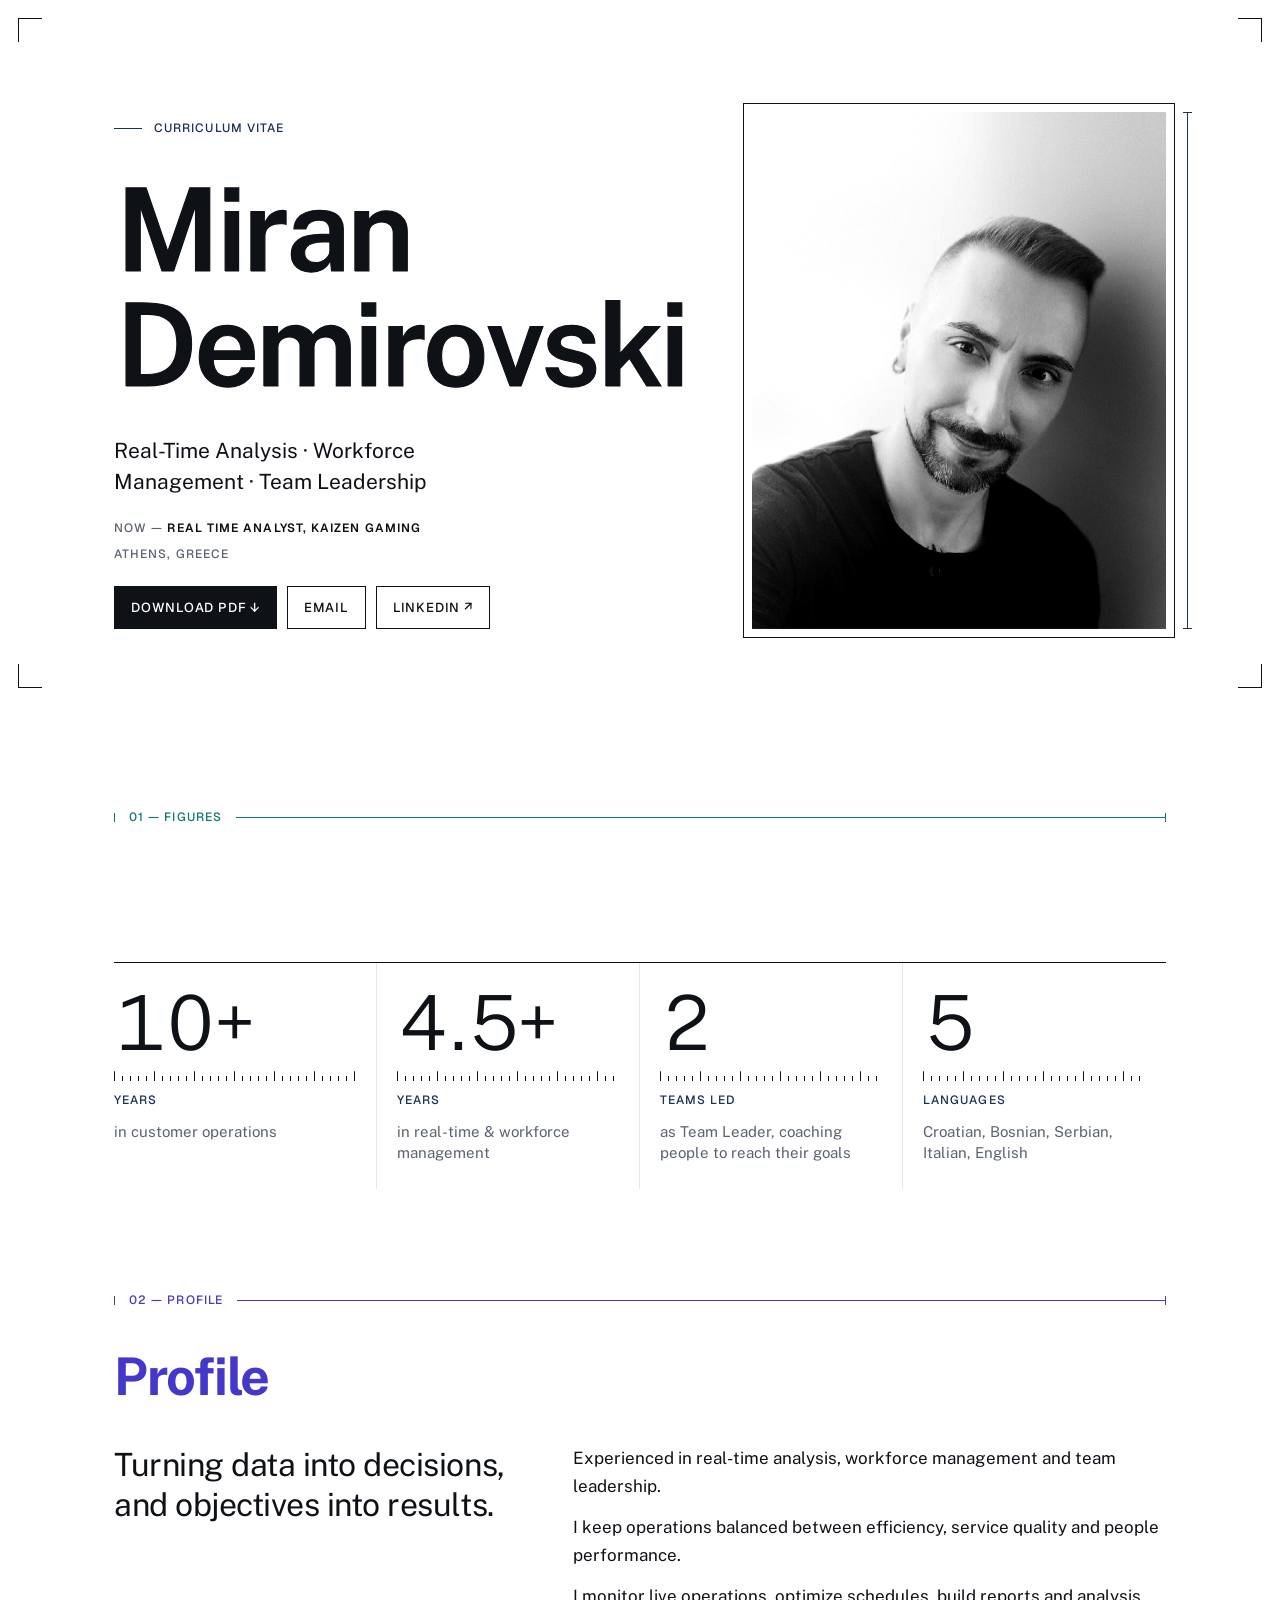
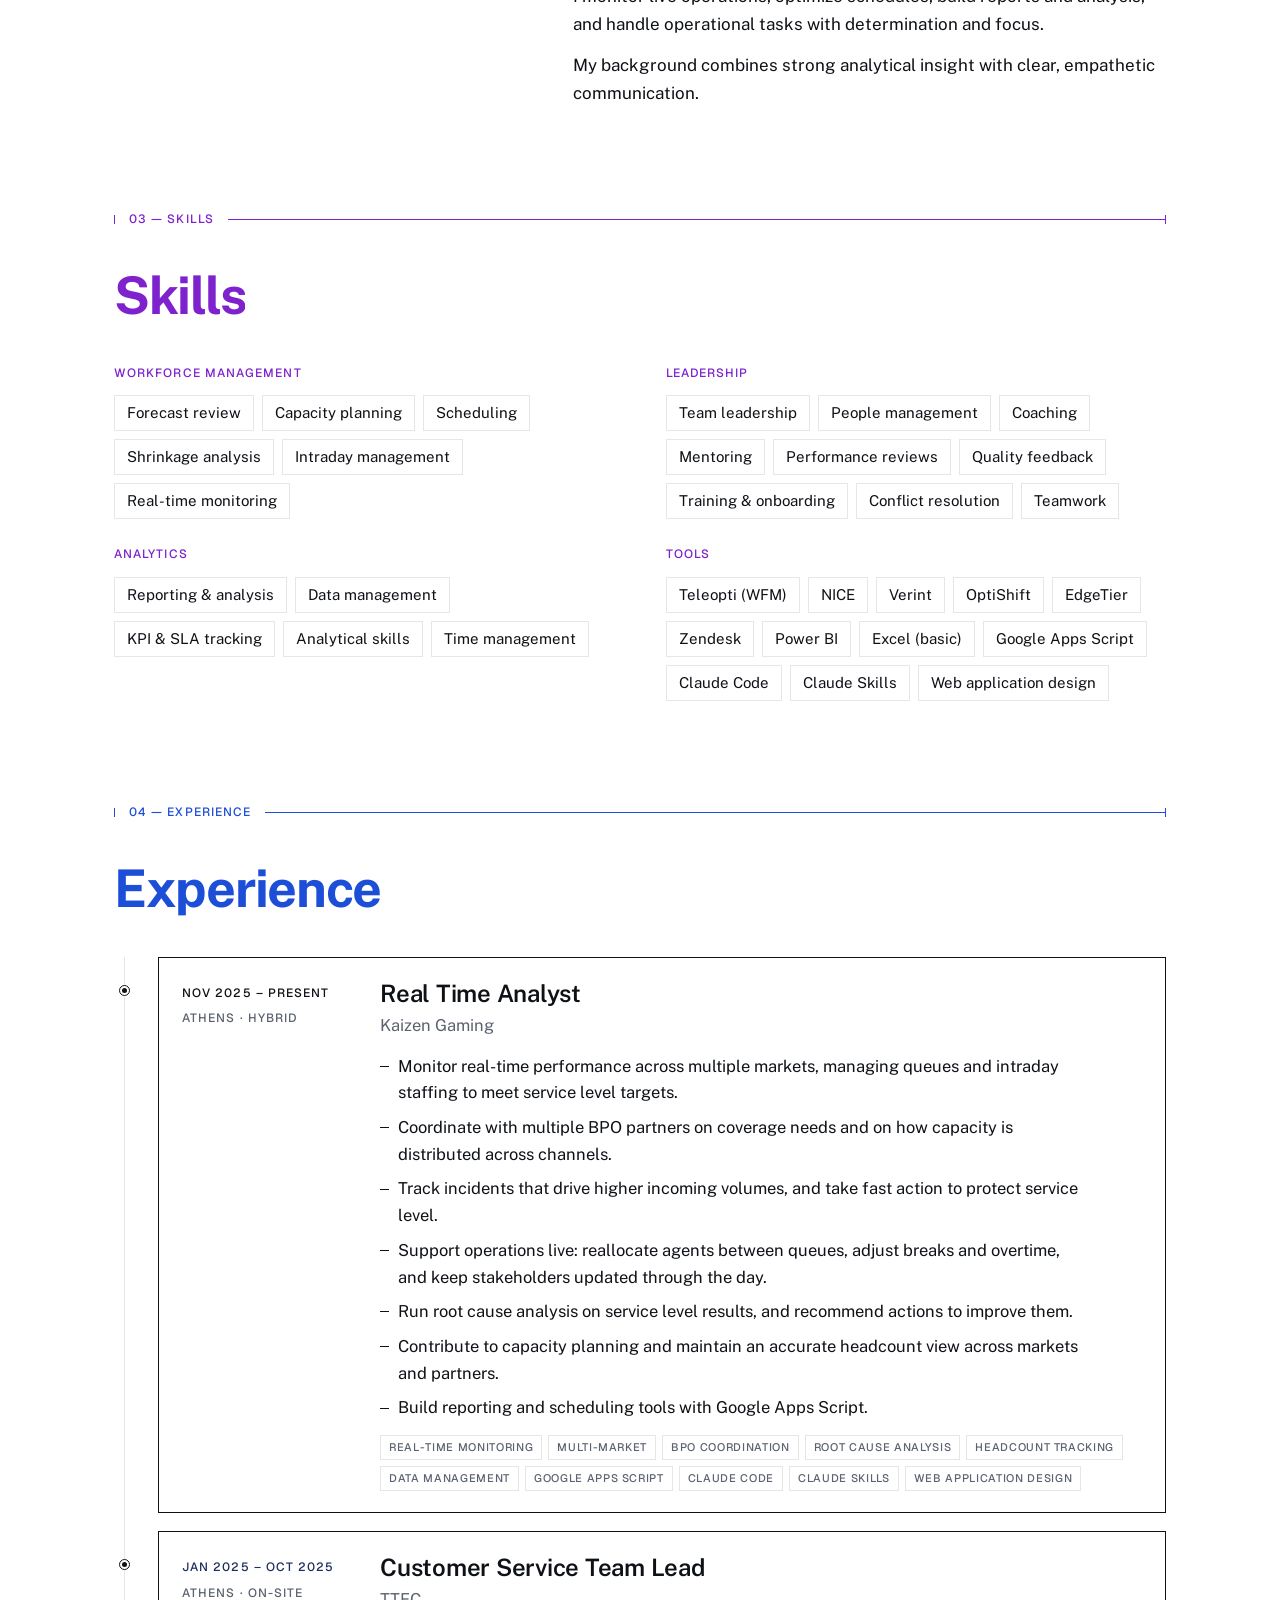
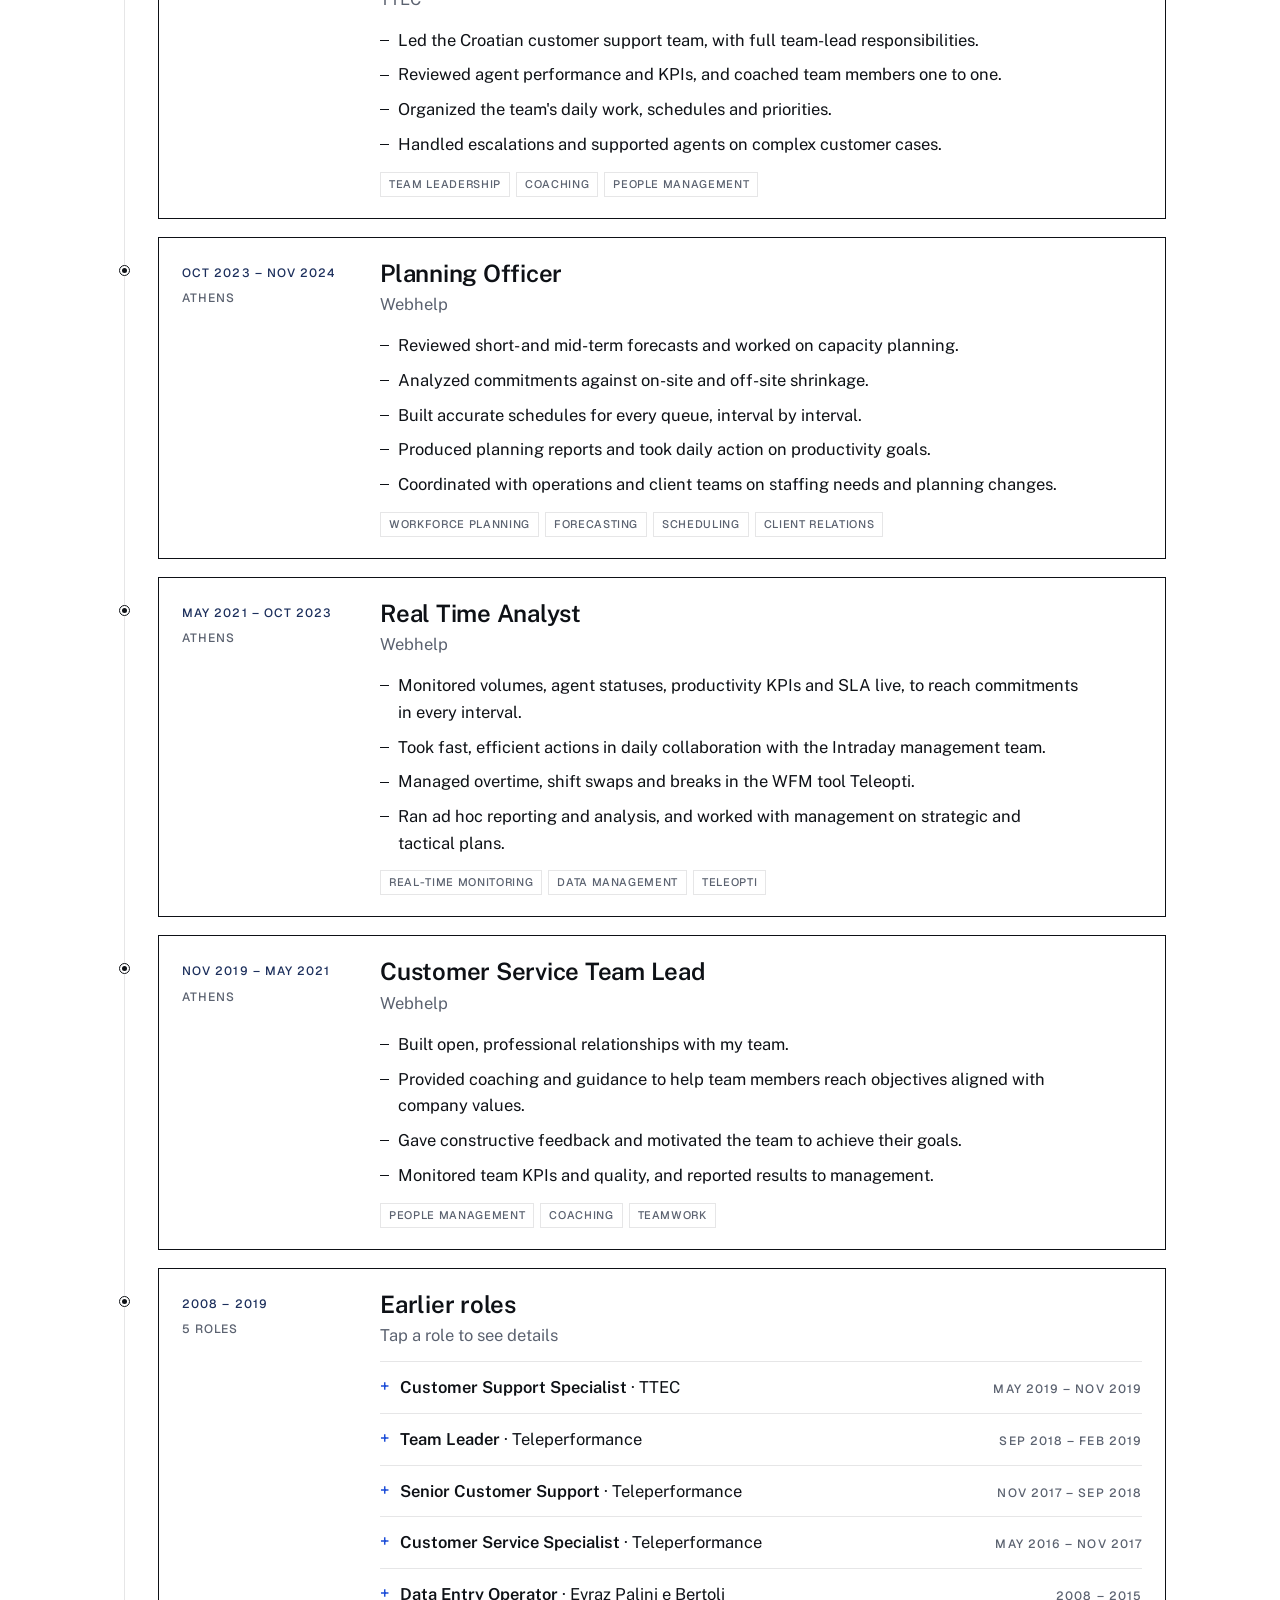
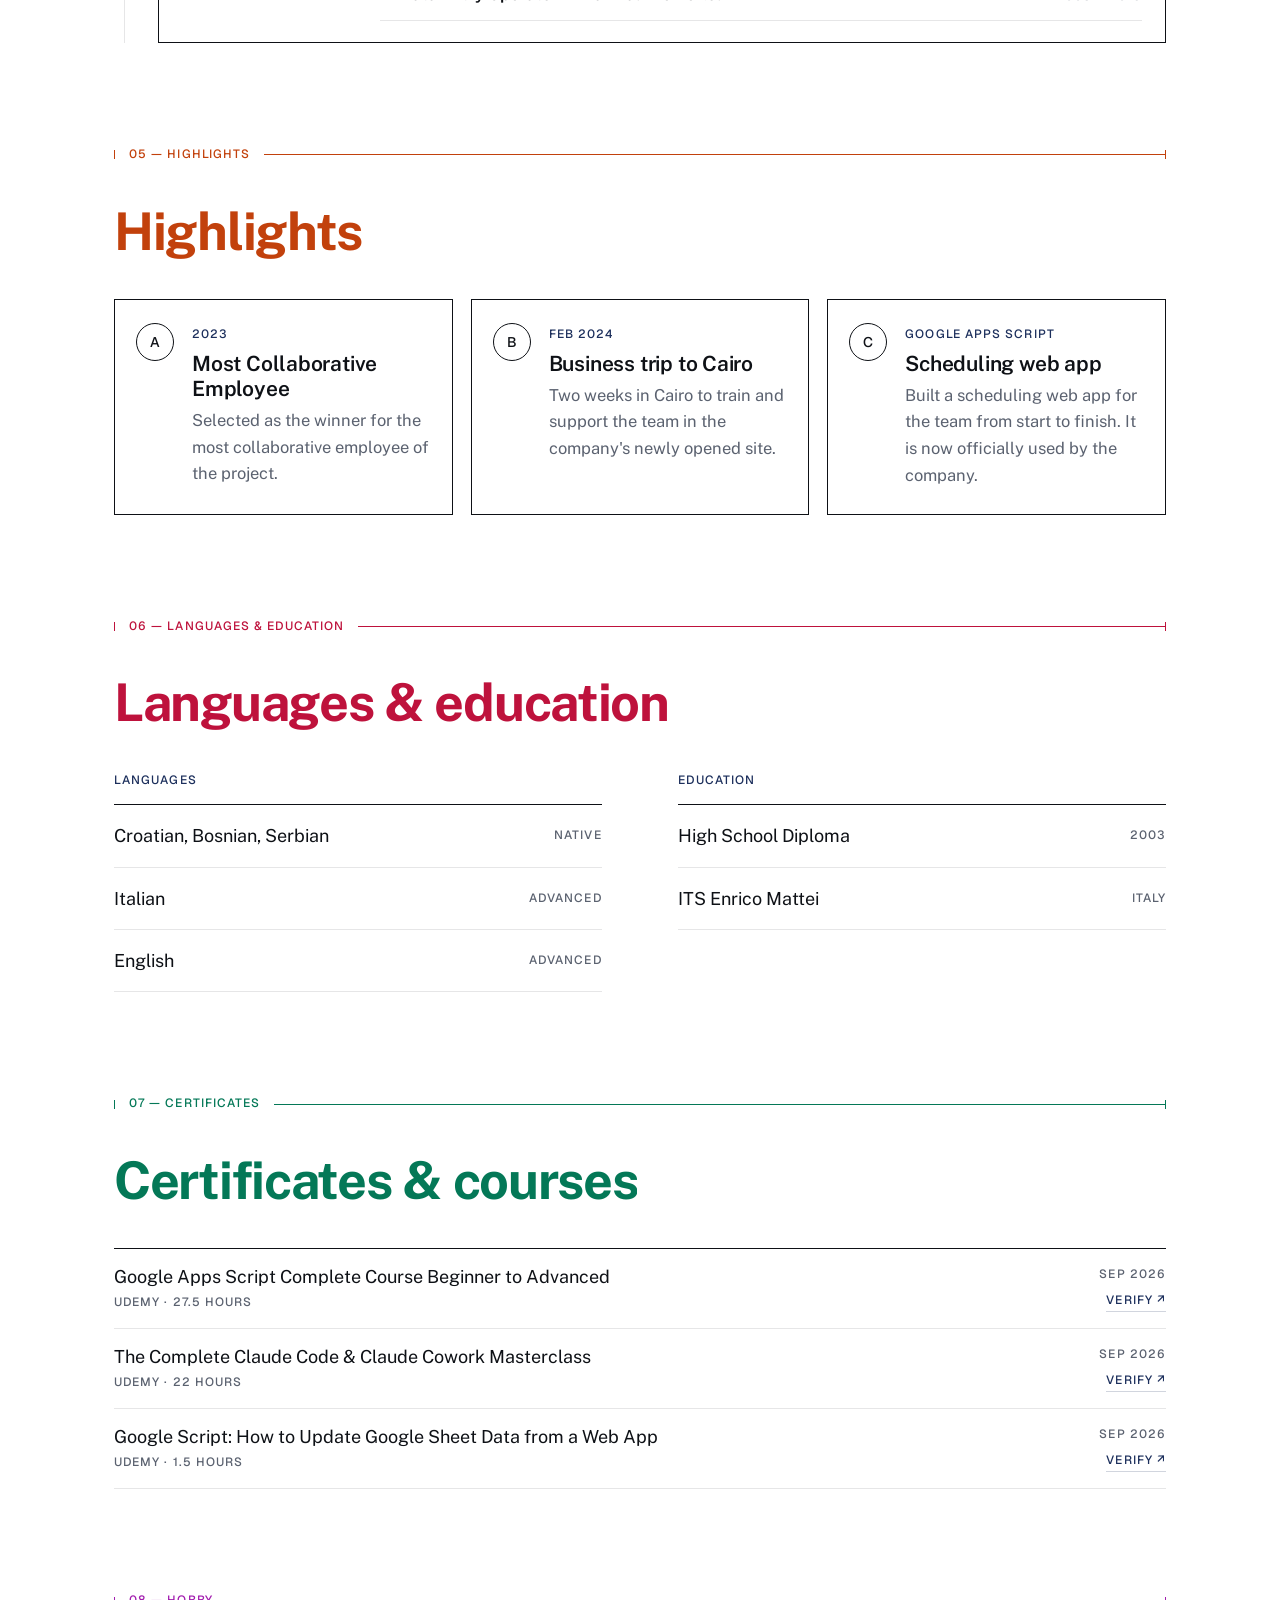
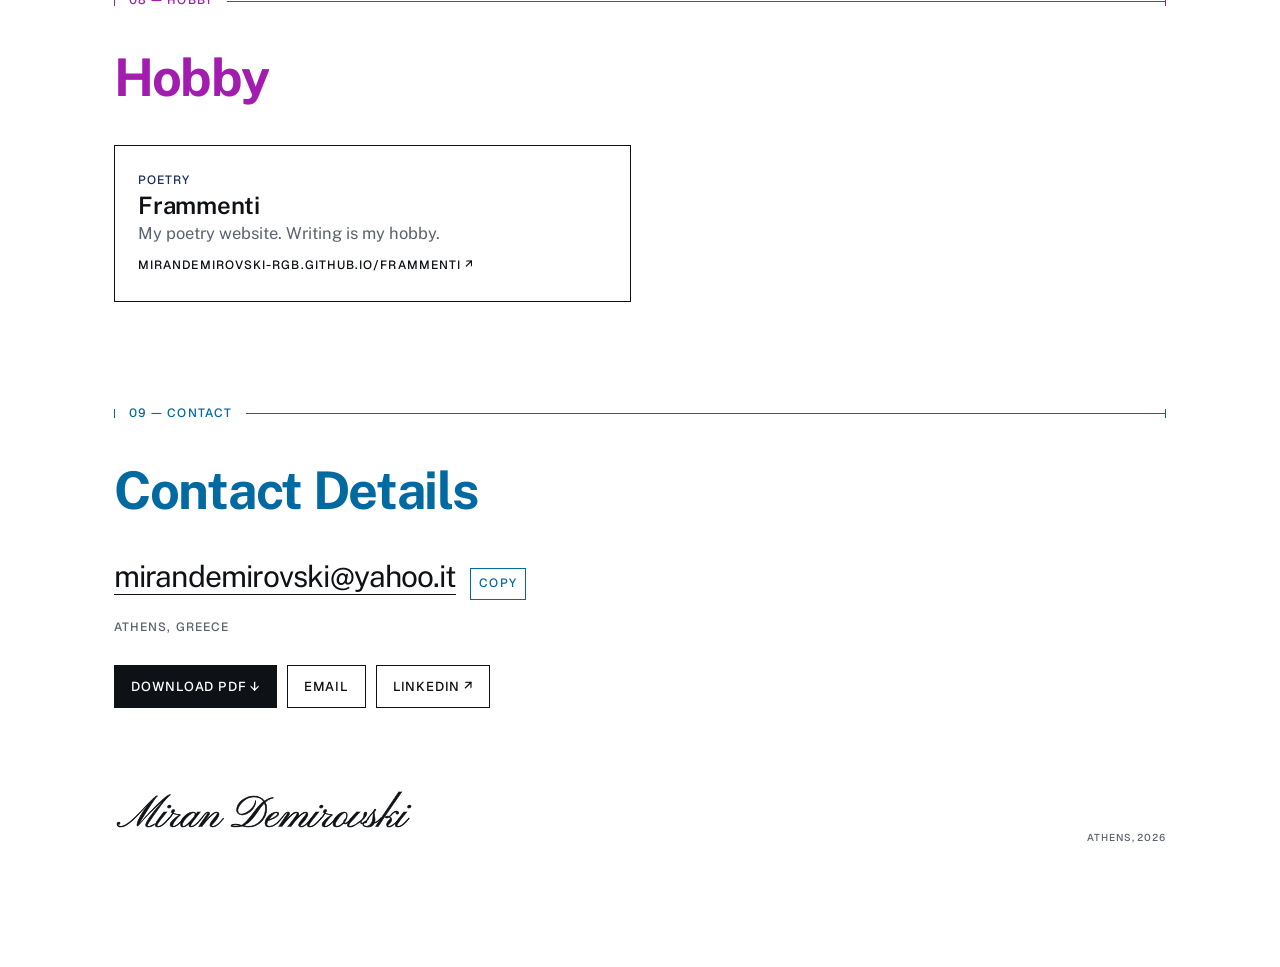
<file: index.html>
<!doctype html>
<html lang="en">
<head>
<meta charset="utf-8">
<meta name="viewport" content="width=device-width, initial-scale=1, viewport-fit=cover">
<title>Miran Demirovski — Real-Time &amp; Workforce Management</title>
<meta name="description" content="Real-Time Analyst in Athens. 10+ years in customer operations, workforce management and team leadership.">
<meta name="author" content="Miran Demirovski">
<link rel="canonical" href="https://mirandemirovski-rgb.github.io/">
<meta property="og:type" content="profile">
<meta property="og:title" content="Miran Demirovski — Real-Time &amp; Workforce Management">
<meta property="og:description" content="Real-Time Analyst in Athens. 10+ years in customer operations, workforce management and team leadership.">
<meta property="og:url" content="https://mirandemirovski-rgb.github.io/">
<meta property="og:image" content="https://mirandemirovski-rgb.github.io/assets/og-image.png">
<meta property="og:image:width" content="1200">
<meta property="og:image:height" content="630">
<meta name="twitter:card" content="summary_large_image">
<meta name="theme-color" content="#ffffff">
<link rel="icon" href="assets/favicon.svg" type="image/svg+xml">
<link rel="apple-touch-icon" href="assets/apple-touch-icon.png">
<link rel="preconnect" href="https://fonts.googleapis.com">
<link rel="preconnect" href="https://fonts.gstatic.com" crossorigin>
<link rel="stylesheet" href="https://fonts.googleapis.com/css2?family=Public+Sans:wght@200..800&family=Geist:wght@400;500;600&family=Pinyon+Script&display=swap">
<link rel="stylesheet" href="assets/core.css">
<script type="application/ld+json">
{"@context":"https://schema.org","@type":"Person","name":"Miran Demirovski","jobTitle":"Real Time Analyst","worksFor":{"@type":"Organization","name":"Kaizen Gaming"},"address":{"@type":"PostalAddress","addressLocality":"Athens","addressCountry":"GR"},"email":"mailto:mirandemirovski@yahoo.it","url":"https://mirandemirovski-rgb.github.io/","sameAs":["https://www.linkedin.com/in/miran-demirovski-b1aa41196"]}
</script>
<style>
/* Layout: a technical drawing sheet on pure white. Grid, dimension lines, navy ink, a signature at the end. */
:root {
  --paper: #ffffff;
  --ink: #0e1116;
  --muted: #5b6270;
  --grid: rgba(14, 17, 22, .045);
  --grid-strong: rgba(14, 17, 22, .1);
  --dim: #1c2f5c;
  --dim-soft: rgba(28, 47, 92, .2);
  --sans: "Public Sans", "Helvetica Neue", Arial, sans-serif;
  --label: "Geist", "Helvetica Neue", Arial, sans-serif;
  --sign: "Pinyon Script", "Snell Roundhand", cursive;
  --gut: clamp(16px, 5vw, 64px);
  --max: 1180px;
  color-scheme: light;
}
body { background: var(--paper); color: var(--ink); font: 400 16.5px/1.62 var(--sans); }
.sr { position: absolute; width: 1px; height: 1px; overflow: hidden; clip: rect(0 0 0 0); white-space: nowrap; }
.lab { font-family: var(--label); font-size: 12px; font-weight: 500; letter-spacing: .09em; text-transform: uppercase; }


.wrap { max-width: var(--max); margin: 0 auto; padding-inline: var(--gut); }

/* ---------- First screen ---------- */
.hero { position: relative; padding-block: clamp(56px, 9vw, 112px) clamp(40px, 6vw, 80px); overflow: hidden; }
.hero-grid { position: absolute; inset: 0; width: 100%; height: 100%; pointer-events: none; transition: opacity 1.8s ease 1.4s; }
.grid-on .hero-grid { opacity: 0; }
.hero-grid line { stroke: var(--grid-strong); stroke-width: 1; vector-effect: non-scaling-stroke; }
.js .hero-grid line { stroke-dasharray: var(--len); stroke-dashoffset: var(--len); animation: drawline 1.1s cubic-bezier(.6,.05,.25,1) forwards; animation-delay: var(--d); }
@keyframes drawline { to { stroke-dashoffset: 0; } }

/* Corner marks: each arm draws out from its corner */
.corner { position: absolute; width: 24px; height: 24px; }
.corner::before, .corner::after { content: ""; position: absolute; background: var(--ink); }
.corner::before { height: 1px; width: 100%; }
.corner::after { width: 1px; height: 100%; }
.corner.tl { top: 18px; left: 18px; } .corner.tl::before { top: 0; left: 0; transform-origin: left; } .corner.tl::after { top: 0; left: 0; transform-origin: top; }
.corner.tr { top: 18px; right: 18px; } .corner.tr::before { top: 0; right: 0; transform-origin: right; } .corner.tr::after { top: 0; right: 0; transform-origin: top; }
.corner.bl { bottom: 18px; left: 18px; } .corner.bl::before { bottom: 0; left: 0; transform-origin: left; } .corner.bl::after { bottom: 0; left: 0; transform-origin: bottom; }
.corner.br { bottom: 18px; right: 18px; } .corner.br::before { bottom: 0; right: 0; transform-origin: right; } .corner.br::after { bottom: 0; right: 0; transform-origin: bottom; }
.js .corner::before { transform: scaleX(0); animation: armx 1.4s cubic-bezier(.65,0,.35,1) forwards; animation-delay: var(--cd); }
.js .corner::after { transform: scaleY(0); animation: army 1.4s cubic-bezier(.65,0,.35,1) forwards; animation-delay: var(--cd); }
@keyframes armx { to { transform: scaleX(1); } }
@keyframes army { to { transform: scaleY(1); } }

.hero-inner { position: relative; display: grid; grid-template-columns: minmax(0, 1.25fr) minmax(0, .9fr); gap: clamp(28px, 5vw, 72px); align-items: end; }
.hero-text { min-width: 0; display: grid; gap: 22px; }
.sheet-label { color: var(--dim); display: flex; gap: 12px; align-items: center; margin: 0; }
.sheet-label::before { content: ""; width: 28px; height: 1px; background: currentColor; }

/* Name drawn as an outline, letter by letter, then filled */
.name { margin: 0; line-height: 0; }
.name-svg { width: 100%; height: auto; overflow: visible; display: block; }
.name-svg text { font-family: var(--sans); font-size: 100px; font-weight: 600; letter-spacing: -3px; fill: var(--ink); stroke: var(--ink); stroke-width: 1; vector-effect: non-scaling-stroke; }
.js .name-svg text { fill-opacity: 0; }
.js .name-svg tspan { stroke-dasharray: 700; stroke-dashoffset: 700; }
.js .name-svg.go tspan { animation: drawname 1.5s cubic-bezier(.45,.05,.3,1) forwards; animation-delay: calc(var(--d) + .65s); }
.js .name-svg.go text { animation: fillname .9s ease forwards; animation-delay: 2s; }
@keyframes drawname { to { stroke-dashoffset: 0; } }
@keyframes fillname { to { fill-opacity: 1; } }

.headline { margin: 0; font-size: clamp(17px, 1.7vw, 21px); line-height: 1.45; font-weight: 400; max-width: 34ch; text-wrap: balance; }
.now { color: var(--muted); display: grid; gap: 6px; margin: 0; }
.now b { color: var(--ink); font-weight: 600; }
.js .fade-late { opacity: 0; transform: translateY(8px); animation: up .8s cubic-bezier(.2,.8,.2,1) forwards; animation-delay: var(--d, 2.4s); }
@keyframes up { to { opacity: 1; transform: none; } }

.cta { display: flex; flex-wrap: wrap; gap: 10px; }
.btn {
  font: 500 13px/1 var(--label); letter-spacing: .06em; text-transform: uppercase; text-decoration: none;
  padding: 14px 16px; border: 1px solid var(--ink); display: inline-flex; gap: 10px; align-items: center;
  background: transparent; transition: background .25s ease, color .25s ease, border-color .25s ease;
}
.btn.solid, .btn:hover { background: var(--ink); color: var(--paper); }
.btn.solid:hover { background: var(--dim); border-color: var(--dim); }

/* Photo uncovered by a scan line, then developed */
.photo { position: relative; margin: 0; min-width: 0; }
.photo-frame { position: relative; aspect-ratio: 4 / 5; overflow: hidden; background: var(--paper); outline: 1px solid var(--ink); outline-offset: 8px; }
.photo img { width: 100%; height: 100%; object-fit: cover; object-position: 56% 40%; filter: contrast(1.06); }
.js .photo img { filter: brightness(2.7) contrast(.25); animation: develop 2.2s ease 1.9s forwards; }
@keyframes develop { to { filter: brightness(1) contrast(1.06); } }
.photo .cover { position: absolute; inset: 0; background: var(--paper); transform-origin: bottom; }
.photo .scan { position: absolute; left: -8px; right: -8px; top: 0; height: 1px; background: var(--dim); box-shadow: 0 0 0 .5px var(--dim); }
.js .photo .cover { animation: uncover 1.9s cubic-bezier(.6,.05,.3,1) 1.25s forwards; }
.js .photo .scan { animation: scan 1.9s cubic-bezier(.6,.05,.3,1) 1.25s forwards, fadeout .4s ease 3.15s forwards; }
html:not(.js) .photo .cover, html:not(.js) .photo .scan { display: none; }
@keyframes uncover { to { transform: scaleY(0); } }
@keyframes scan { to { transform: translateY(var(--h, 400px)); } }
@keyframes fadeout { to { opacity: 0; } }
.photo figcaption { margin-top: 18px; color: var(--muted); display: flex; justify-content: space-between; gap: 12px; }
.photo .vdim { position: absolute; top: 0; bottom: 0; right: -26px; width: 9px; border-block: 1px solid var(--dim); }
.photo .vdim::before { content: ""; position: absolute; left: 4px; top: 0; bottom: 0; width: 1px; background: var(--dim); }
.js .photo .vdim { opacity: 0; animation: up .6s ease 3.2s forwards; }

/* ---------- Sections ---------- */
section { padding-block: clamp(56px, 8vw, 104px) 0; }
/* Dimension line that measures each section */
.dim { position: relative; display: flex; align-items: center; gap: 14px; color: var(--dim); margin-bottom: clamp(26px, 4vw, 40px); }
.dim .line { position: relative; flex: 1; height: 9px; }
.dim .line::before { content: ""; position: absolute; left: 0; right: 0; top: 4px; height: 1px; background: currentColor; transform-origin: left; }
.dim .line::after { content: ""; position: absolute; right: 0; top: 0; height: 9px; width: 1px; background: currentColor; }
.dim .tick { width: 1px; height: 9px; background: currentColor; }
.js .dim .line::before { transform: scaleX(0); transition: transform 1.1s cubic-bezier(.6,.05,.25,1) .1s; }
.js .dim .line::after { opacity: 0; transition: opacity .3s ease 1.1s; }
.js .dim.in .line::before { transform: none; }
.js .dim.in .line::after { opacity: 1; }

/* Section titles rise smoothly from behind a line */
h2 { margin: 0 0 clamp(24px, 4vw, 40px); font-size: clamp(30px, 4.4vw, 52px); line-height: 1.05; font-weight: 700; letter-spacing: -.025em; color: var(--c, var(--ink)); }
section .dim { color: var(--c, var(--dim)); }
.rv { display: inline-block; overflow: hidden; vertical-align: bottom; padding-bottom: .1em; margin-bottom: -.1em; }
.rv > span { display: inline-block; }
.js .rv > span { transform: translateY(110%); opacity: 0; color: var(--ink); transition: transform 1.1s cubic-bezier(.2,.8,.2,1), opacity .9s ease, color 1s ease .7s; }
.js .in .rv > span, .js .rv.in > span { transform: none; opacity: 1; color: var(--c, var(--ink)); }

/* Figures that count up over a ruler */
.facts { display: grid; grid-template-columns: repeat(4, minmax(0, 1fr)); border-top: 1px solid var(--ink); }
.fact { padding: 22px 20px 26px 0; border-right: 1px solid var(--grid-strong); display: grid; gap: 10px; align-content: start; min-width: 0; }
.fact + .fact { padding-left: 20px; }
.fact:last-child { border-right: 0; }
.fact .num { font-size: clamp(44px, 6vw, 76px); line-height: 1; font-weight: 300; font-variant-numeric: tabular-nums; letter-spacing: -.04em; }
.fact .unit { color: var(--dim); }
.fact .lbl { color: var(--muted); font-size: 15px; line-height: 1.4; }
.ruler { height: 10px; background-image: repeating-linear-gradient(90deg, var(--ink) 0 1px, transparent 1px 8px), repeating-linear-gradient(90deg, var(--ink) 0 1px, transparent 1px 40px); background-size: 100% 5px, 100% 10px; background-repeat: no-repeat; background-position: bottom left; }
.js .ruler { clip-path: inset(0 100% 0 0); transition: clip-path .9s cubic-bezier(.3,.6,.2,1); }
.js .fact.in .ruler { clip-path: inset(0 0 0 0); }

.about { display: grid; grid-template-columns: minmax(0, .8fr) minmax(0, 1.2fr); gap: clamp(24px, 5vw, 72px); }
.about .lead { margin: 0; font-size: clamp(22px, 2.6vw, 32px); line-height: 1.25; font-weight: 400; letter-spacing: -.015em; text-wrap: balance; }
.about .body { display: grid; gap: 14px; font-size: 17px; max-width: 62ch; }
.about .body p { margin: 0; }
.js .about .body p { opacity: 0; transform: translateY(10px); transition: opacity .8s ease, transform .8s cubic-bezier(.2,.8,.2,1); transition-delay: calc(var(--i) * 120ms); }
.js .about.in .body p { opacity: 1; transform: none; }

/* Timeline drawn by scroll; cards drawn border-first */
.timeline { position: relative; display: grid; gap: 18px; padding-left: 44px; }
.tl-track { position: absolute; left: 10px; top: 0; bottom: 0; width: 1px; background: var(--grid-strong); }
.tl-line { position: absolute; left: 10px; top: 0; bottom: 0; width: 1px; background: var(--ink); transform-origin: top; transform: scaleY(var(--p, 1)); }
.job { position: relative; display: grid; grid-template-columns: 170px minmax(0, 1fr); gap: 8px 28px; padding: 22px 24px; background: var(--paper); }
.job .node { position: absolute; left: -39px; top: 28px; width: 11px; height: 11px; border: 1px solid var(--ink); background: var(--paper); border-radius: 50%; }
.job .node::after { content: ""; position: absolute; inset: 2px; border-radius: 50%; background: var(--ink); }
.js .job .node { transform: scale(0); transition: transform .5s cubic-bezier(.3,1.6,.4,1) .15s; }
.js .job.in .node { transform: none; }
.b { position: absolute; background: var(--ink); }
.b.t { top: 0; left: 0; right: 0; height: 1px; transform-origin: left; }
.b.r { top: 0; right: 0; bottom: 0; width: 1px; transform-origin: top; }
.b.bt { bottom: 0; left: 0; right: 0; height: 1px; transform-origin: right; }
.b.l { top: 0; left: 0; bottom: 0; width: 1px; transform-origin: bottom; }
.js .b.t, .js .b.bt { transform: scaleX(0); }
.js .b.r, .js .b.l { transform: scaleY(0); }
.js .b { transition: transform .32s linear; }
.js .in > .b.t { transform: none; transition-delay: 0s; }
.js .in > .b.r { transform: none; transition-delay: .32s; }
.js .in > .b.bt { transform: none; transition-delay: .64s; }
.js .in > .b.l { transform: none; transition-delay: .96s; }
.job .when { color: var(--dim); padding-top: 5px; }
.job .when span { display: block; color: var(--muted); margin-top: 6px; }
.job h3 { margin: 0; font-size: clamp(20px, 2.1vw, 24px); line-height: 1.2; font-weight: 600; letter-spacing: -.01em; }
.job .co { margin: 4px 0 0; color: var(--muted); }
.job ul { margin: 14px 0 0; padding: 0; list-style: none; display: grid; gap: 8px; max-width: 70ch; }
.job li { position: relative; padding-left: 18px; }
.job li::before { content: ""; position: absolute; left: 0; top: .8em; width: 9px; height: 1px; background: var(--ink); }
.tags { display: flex; flex-wrap: wrap; gap: 6px; margin-top: 14px; }
.tag { font: 500 11px/1 var(--label); letter-spacing: .06em; text-transform: uppercase; padding: 6px 8px; border: 1px solid var(--grid-strong); color: var(--muted); }
.js .job .body { opacity: 0; transform: translateY(6px); transition: opacity .7s ease .55s, transform .7s cubic-bezier(.2,.8,.2,1) .55s; }
.js .job.in .body { opacity: 1; transform: none; }
.job.current .when { color: var(--ink); }
.older { margin-top: 12px; border-top: 1px solid var(--grid-strong); }
.older details { border-bottom: 1px solid var(--grid-strong); }
.older summary { list-style: none; cursor: pointer; display: flex; justify-content: space-between; align-items: baseline; gap: 6px 16px; flex-wrap: wrap; padding: 12px 0; }
.older summary::-webkit-details-marker { display: none; }
.older summary .ot { position: relative; padding-left: 20px; }
.older summary .ot::before { content: "+"; position: absolute; left: 0; top: -1px; color: var(--c, var(--dim)); font-weight: 600; transition: transform .25s ease; }
.older details[open] summary .ot::before { transform: rotate(45deg); }
.older summary b { font-weight: 600; }
.older summary:hover b { color: var(--c, var(--dim)); }
.older .od { color: var(--muted); }
.older ul { margin: 0 0 14px 20px; }

/* Highlights as drawing callouts */
.callouts { display: grid; grid-template-columns: repeat(3, minmax(0, 1fr)); gap: 18px; }
.callout { position: relative; padding: 26px 22px 26px 78px; min-width: 0; background: var(--paper); }
.callout .bubble { position: absolute; left: 22px; top: 24px; width: 38px; height: 38px; border: 1px solid var(--ink); border-radius: 50%; display: grid; place-items: center; font: 500 14px/1 var(--label); }
.callout .when { color: var(--dim); }
.callout h3 { margin: 6px 0 6px; font-size: 21px; line-height: 1.2; font-weight: 600; letter-spacing: -.01em; }
.callout p { margin: 0; color: var(--muted); }
.js .callout .bubble { transform: scale(0) rotate(-90deg); transition: transform .6s cubic-bezier(.3,1.5,.4,1) .2s; }
.js .callout.in .bubble { transform: none; }
.js .callout .txt { opacity: 0; transition: opacity .7s ease .7s; }
.js .callout.in .txt { opacity: 1; }

/* Skills with measured underlines */
.skills { display: grid; grid-template-columns: repeat(2, minmax(0, 1fr)); gap: 26px clamp(24px, 4vw, 56px); }
.skill-group { min-width: 0; }
.skill-group h3 { margin: 0 0 12px; color: var(--c, var(--dim)); }
.chips { display: flex; flex-wrap: wrap; gap: 8px; }
.chip { font-size: 15px; line-height: 1.2; padding: 8px 12px; border: 1px solid var(--grid-strong); background: var(--paper); transition: border-color .2s ease, color .2s ease; }
.chip:hover { border-color: var(--c, var(--ink)); color: var(--c, var(--ink)); }
.js .chip { opacity: 0; transform: translateY(6px); transition: opacity .5s ease, transform .5s cubic-bezier(.2,.8,.2,1), border-color .2s ease, color .2s ease; transition-delay: calc(var(--i) * 35ms), calc(var(--i) * 35ms), 0s, 0s; }
.js .skill-group.in .chip { opacity: 1; transform: none; }
.js .skill-group li::after { transform: scaleX(0); transition: transform .8s cubic-bezier(.6,.05,.25,1); transition-delay: calc(var(--i) * 70ms); }
.js .skill-group.in li::after { transform: none; }

.duo { display: grid; grid-template-columns: repeat(2, minmax(0, 1fr)); gap: clamp(32px, 6vw, 80px); }
.duo h3 { margin: 0 0 14px; color: var(--dim); }
.rows { display: grid; border-top: 1px solid var(--ink); }
.row { display: flex; justify-content: space-between; gap: 16px; padding: 16px 0; border-bottom: 1px solid var(--grid-strong); font-size: 18px; }
.row .lab { color: var(--muted); align-self: center; text-align: right; }
.cert { align-items: center; }
.cert .ct { display: grid; gap: 4px; min-width: 0; }
.cert .cn { font-size: 18px; line-height: 1.3; }
.cert .cm { text-align: left; }
.cert .cr { display: grid; gap: 6px; justify-items: end; flex: none; }
.cert .verify { color: var(--dim); text-decoration: none; border-bottom: 1px solid var(--dim-soft); padding-bottom: 1px; }
.cert .verify:hover { color: var(--ink); border-color: var(--ink); }
.projects { display: grid; grid-template-columns: repeat(2, minmax(0, 1fr)); gap: 18px; }
.project { position: relative; display: grid; gap: 6px; padding: 26px 24px; text-decoration: none; background: var(--paper); transition: background .3s ease, color .3s ease; min-width: 0; }
.project .k { color: var(--dim); }
.project h3 { margin: 0; font-size: 24px; line-height: 1.2; font-weight: 600; letter-spacing: -.01em; }
.project p { margin: 0; color: var(--muted); }
.project .go { margin-top: 10px; color: var(--ink); overflow-wrap: anywhere; }
.project:hover { background: var(--ink); color: var(--paper); }
.project:hover .k, .project:hover p, .project:hover .go { color: var(--paper); }
.js .project .txt { opacity: 0; transition: opacity .7s ease .7s; }
.js .project.in .txt { opacity: 1; }

/* ---------- Contact + signature ---------- */
.contact { padding-bottom: 120px; }
/* Copy-email button */
.mail { all: unset; box-sizing: border-box; cursor: pointer; display: inline-flex; align-items: baseline; flex-wrap: wrap; gap: 8px 14px; max-width: 100%; }
.mail .addr { font-size: clamp(20px, 2.4vw, 30px); line-height: 1.2; font-weight: 400; letter-spacing: -.03em; overflow-wrap: anywhere; border-bottom: 1px solid var(--ink); transition: color .2s ease, border-color .2s ease; }
.mail .hint { color: var(--c, var(--dim)); border: 1px solid currentColor; padding: 5px 8px; transition: background .2s ease, color .2s ease; }
.mail:hover .addr { color: var(--c, var(--dim)); border-color: currentColor; }
.mail:focus-visible { outline: 2px solid var(--ink); outline-offset: 4px; }
.mail.copied .hint { background: var(--c, var(--dim)); color: var(--paper); border-color: var(--c, var(--dim)); }

/* Quiet top menu, shown after the first screen */
.topbar { position: fixed; top: 0; left: 0; right: 0; z-index: 60; padding-top: env(safe-area-inset-top, 0px); background: rgba(255, 255, 255, .9); backdrop-filter: blur(10px); -webkit-backdrop-filter: blur(10px); border-bottom: 1px solid var(--grid-strong); transform: translateY(-105%); transition: transform .5s cubic-bezier(.2,.8,.2,1); }
.topbar.show { transform: none; }
.topbar .bar-in { max-width: var(--max); margin: 0 auto; padding-inline: var(--gut); height: 56px; display: flex; align-items: center; gap: 24px; }
.topbar .who { font-weight: 600; font-size: 16px; letter-spacing: -.01em; text-decoration: none; margin-right: auto; white-space: nowrap; }
.topbar nav { display: flex; gap: 22px; }
.topbar nav a { text-decoration: none; color: var(--muted); padding-block: 6px; border-bottom: 1px solid transparent; transition: color .2s ease, border-color .2s ease; white-space: nowrap; }
.topbar nav a:hover, .topbar nav a.on { color: var(--c); border-color: var(--c); }
.topbar .pdf { padding: 10px 12px; }
[id^="sec-"], #contact { scroll-margin-top: 72px; }
@media (prefers-reduced-motion: no-preference) { html { scroll-behavior: smooth; } }

/* Back to top */
.totop { position: fixed; right: max(18px, env(safe-area-inset-right, 0px)); bottom: calc(18px + env(safe-area-inset-bottom, 0px)); z-index: 55; width: 46px; height: 46px; border-radius: 50%; border: 1px solid var(--ink); background: var(--paper); color: var(--ink); font: 400 18px/1 var(--sans); cursor: pointer; display: grid; place-items: center; opacity: 0; transform: translateY(12px); pointer-events: none; transition: opacity .35s ease, transform .35s ease, background .2s ease, color .2s ease; }
.totop.show { opacity: 1; transform: none; pointer-events: auto; }
.totop:hover { background: var(--ink); color: var(--paper); }

/* Soft lift on cards (computer only) */
.job, .callout, .project { transition: transform .35s cubic-bezier(.2,.8,.2,1), box-shadow .35s ease, background .3s ease, color .3s ease; }
@media (hover: hover) and (pointer: fine) {
  .job:hover, .callout:hover, .project:hover { transform: translateY(-3px); box-shadow: 0 16px 32px -20px rgba(14, 17, 22, .28); }
}
.contact .meta { margin-top: 18px; display: grid; gap: 6px; color: var(--muted); }
.contact .meta a { text-decoration: none; overflow-wrap: anywhere; }
.contact .meta a:hover { color: var(--ink); }
.contact .cta { margin-top: 28px; }
.sign-off { margin-top: clamp(48px, 7vw, 80px); display: flex; align-items: end; justify-content: space-between; gap: 24px; flex-wrap: wrap; }
.sig { width: min(300px, 72vw); height: auto; overflow: visible; display: block; }
.sig text { font-family: var(--sign); font-size: 150px; fill: var(--ink); stroke: var(--ink); stroke-width: .6; vector-effect: non-scaling-stroke; }
.js .sig text { fill-opacity: 0; stroke-dasharray: 900; stroke-dashoffset: 900; }
.js .sig.go text { animation: sigdraw 2.6s cubic-bezier(.45,.1,.35,1) forwards, sigfill 1s ease 1.9s forwards; }
.js .sig .wipe { transform: scaleX(0); transform-origin: left; transform-box: fill-box; }
.js .sig.go .wipe { animation: wipe 2.4s cubic-bezier(.5,.1,.35,1) forwards; }
@keyframes sigdraw { to { stroke-dashoffset: 0; } }
@keyframes sigfill { to { fill-opacity: 1; } }
@keyframes wipe { to { transform: none; } }
.updated { color: var(--muted); font-size: 10px; }


/* ---------- Responsive ---------- */
@media (max-width: 900px) {
  .hero-inner { grid-template-columns: minmax(0, 1fr); align-items: start; }
  .photo { max-width: 460px; width: calc(100% - 34px); }
  .facts { grid-template-columns: repeat(2, minmax(0, 1fr)); }
  .fact:nth-child(2) { border-right: 0; }
  .fact:nth-child(3) { padding-left: 0; }
  .fact:nth-child(n+3) { border-top: 1px solid var(--grid-strong); }
  .about, .duo, .callouts, .projects, .skills { grid-template-columns: minmax(0, 1fr); }
}
@media (max-width: 720px) {
  .topbar .who { display: none; }
  .topbar .bar-in { gap: 14px; justify-content: space-between; }
  .topbar nav { gap: 14px; }
  .topbar nav a, .topbar .pdf { font-size: 11px; letter-spacing: .06em; }
  .topbar .pdf { padding: 9px 10px; }
}
@media (max-width: 560px) {
  body { font-size: 15px; line-height: 1.55; }
  section { padding-block: 44px 0; }
  h2 { font-size: 27px; margin-bottom: 20px; }
  .dim { margin-bottom: 18px; }
  .hero { padding-block: 40px 32px; }
  .hero-text { gap: 16px; }
  .headline { font-size: 16px; }
  .photo { max-width: 300px; }
  .fact { padding-block: 16px 18px; gap: 6px; }
  .fact .num { font-size: 38px; }
  .fact .lbl { font-size: 13.5px; }
  .about .lead { font-size: 20px; }
  .about .body { font-size: 15px; gap: 10px; }
  .job h3 { font-size: 18px; }
  .job ul { margin-top: 10px; gap: 6px; }
  .job .tags { display: none; }
  .timeline { gap: 12px; }
  .callout h3 { font-size: 18px; }
  .chip { font-size: 13.5px; padding: 7px 10px; }
  .row { padding-block: 12px; }
  .cert .cn { font-size: 15.5px; }
  .project { padding: 20px 18px; }
  .project h3 { font-size: 20px; }
  .contact { padding-bottom: 90px; }
  .timeline { padding-left: 26px; }
  .tl-track, .tl-line { left: 4px; }
  .job { grid-template-columns: minmax(0, 1fr); padding: 18px 16px; }
  .job .node { left: -27px; top: 24px; }
  .callout { padding: 22px 16px 22px 70px; }
  .callout .bubble { left: 16px; }
  .fact { padding-right: 12px; }
  .fact + .fact { padding-left: 12px; }
  .fact:nth-child(3) { padding-left: 0; }
  .corner { display: none; }
  .row { font-size: 15.5px; }
}
</style>
</head>
<body>

<header class="topbar" id="topbar" aria-label="Quick menu">
  <div class="bar-in">
    <a class="who" href="#top"></a>
    <nav class="lab" aria-label="Sections">
      <a href="#sec-skills" style="--c:#7e22ce">Skills</a>
      <a href="#sec-experience" style="--c:#1d4ed8">Experience</a>
      <a href="#contact" style="--c:#0369a1">Contact</a>
    </nav>
    <a class="btn solid pdf" id="top-pdf" download>PDF ↓</a>
  </div>
</header>

<header class="hero" id="top">
  <svg class="hero-grid" aria-hidden="true"></svg>
  <span class="corner tl" style="--cd:.3s" aria-hidden="true"></span><span class="corner tr" style="--cd:.42s" aria-hidden="true"></span>
  <span class="corner br" style="--cd:.54s" aria-hidden="true"></span><span class="corner bl" style="--cd:.66s" aria-hidden="true"></span>
  <div class="wrap hero-inner">
    <div class="hero-text">
      <p class="lab sheet-label fade-late" style="--d:.5s">Curriculum vitae</p>
      <h1 class="name"><svg class="name-svg" aria-hidden="true"></svg><span class="sr" id="name-text"></span></h1>
      <p class="headline fade-late" id="headline" style="--d:2.5s"></p>
      <p class="lab now fade-late" id="now" style="--d:2.75s"></p>
      <div class="cta fade-late" id="cta" style="--d:3s"></div>
    </div>
    <figure class="photo">
      <div class="photo-frame">
        <img id="photo" alt="Portrait of Miran Demirovski" width="959" height="960">
        <span class="cover" aria-hidden="true"></span>
        <span class="scan" aria-hidden="true"></span>
      </div>
      <span class="vdim" aria-hidden="true"></span>
    </figure>
  </div>
</header>

<main>
  <section class="wrap" aria-labelledby="h-fig" style="--c:#0f766e">
    <div class="dim lab"><span class="tick"></span><span>01 — Figures</span><span class="line"></span></div>
    <h2 id="h-fig" class="reveal">Key figures</h2>
    <div class="facts" id="facts"></div>
  </section>

  <section class="wrap" aria-labelledby="h-about" style="--c:#4338ca">
    <div class="dim lab"><span class="tick"></span><span>02 — Profile</span><span class="line"></span></div>
    <h2 id="h-about" class="reveal">Profile</h2>
    <div class="about" id="about"></div>
  </section>

  <section class="wrap" id="sec-skills" aria-labelledby="h-skills" style="--c:#7e22ce">
    <div class="dim lab"><span class="tick"></span><span>03 — Skills</span><span class="line"></span></div>
    <h2 id="h-skills" class="reveal">Skills</h2>
    <div class="skills" id="skills"></div>
  </section>

  <section class="wrap" id="sec-experience" aria-labelledby="h-exp" style="--c:#1d4ed8">
    <div class="dim lab"><span class="tick"></span><span>04 — Experience</span><span class="line"></span></div>
    <h2 id="h-exp" class="reveal">Experience</h2>
    <div class="timeline" id="timeline"><span class="tl-track"></span><span class="tl-line"></span></div>
  </section>

  <section class="wrap" aria-labelledby="h-hi" style="--c:#c2410c">
    <div class="dim lab"><span class="tick"></span><span>05 — Highlights</span><span class="line"></span></div>
    <h2 id="h-hi" class="reveal">Highlights</h2>
    <div class="callouts" id="highlights"></div>
  </section>

  <section class="wrap" aria-labelledby="h-lang" style="--c:#be123c">
    <div class="dim lab"><span class="tick"></span><span>06 — Languages &amp; education</span><span class="line"></span></div>
    <h2 id="h-lang" class="reveal">Languages &amp; education</h2>
    <div class="duo">
      <div><h3 class="lab">Languages</h3><div class="rows" id="langs"></div></div>
      <div><h3 class="lab">Education</h3><div class="rows" id="edu"></div></div>
    </div>
  </section>

  <section class="wrap" aria-labelledby="h-cert" style="--c:#047857">
    <div class="dim lab"><span class="tick"></span><span>07 — Certificates</span><span class="line"></span></div>
    <h2 id="h-cert" class="reveal">Certificates &amp; courses</h2>
    <div class="rows" id="certs"></div>
  </section>

  <section class="wrap" aria-labelledby="h-int" style="--c:#a21caf">
    <div class="dim lab"><span class="tick"></span><span>08 — Hobby</span><span class="line"></span></div>
    <h2 id="h-int" class="reveal">Hobby</h2>
    <div class="projects" id="projects"></div>
  </section>

  <section class="wrap contact" aria-labelledby="h-contact" style="--c:#0369a1" id="contact">
    <div class="dim lab"><span class="tick"></span><span>09 — Contact</span><span class="line"></span></div>
    <h2 id="h-contact" class="reveal">Contact Details</h2>
    <button class="mail" id="mail" type="button" aria-describedby="mail-hint"><span class="addr" id="mail-addr"></span><span class="lab hint" id="mail-hint" aria-live="polite">Copy</span></button>
    <div class="meta lab" id="meta"></div>
    <div class="cta" id="cta2"></div>
    <div class="sign-off">
      <svg class="sig" id="sig" role="img" aria-label="Signature: Miran Demirovski"></svg>
      <span class="lab updated">Athens, 2026</span>
    </div>
  </section>
</main>

<button class="totop" id="totop" type="button" aria-label="Back to top">↑</button>


<script src="assets/cv-data.js"></script>
<script src="assets/core.js"></script>
<script>
(function () {
  "use strict";
  var C = window.CV, K = window.Core, t = K.t, $ = K.$, $$ = K.$$;
  var root = document.documentElement;
  var full = C.first + " " + C.last;

  /* ---------- Content ---------- */
  $("#name-text").textContent = full;
  $("#headline").innerHTML = t(C.headline);
  $("#now").innerHTML = "<span>Now — <b>" + t(C.now.title) + ", " + t(C.now.company) + "</b></span><span>" + t(C.location) + "</span>";
  $("#photo").src = C.photo.bw;

  function ctas() {
    return '<a class="btn solid" href="' + C.pdf + '" download>Download PDF ↓</a>' +
      '<a class="btn" href="mailto:' + C.email + '">Email</a>' +
      '<a class="btn" href="' + C.linkedin + '" target="_blank" rel="noopener">LinkedIn ↗</a>';
  }
  $("#cta").innerHTML = ctas();
  $("#cta2").innerHTML = ctas();

  $("#facts").innerHTML = C.facts.map(function (f) {
    return '<div class="fact"><div class="num" data-to="' + f.value + '" data-dec="' + f.decimals + '" data-suf="' + f.suffix + '">' + (K.reduced ? K.fmtNum(f.value, f.decimals) + f.suffix : "0") + "</div>" +
      '<div class="ruler" aria-hidden="true"></div><div class="lab unit">' + t(f.unit) + '</div><div class="lbl">' + t(f.label) + "</div></div>";
  }).join("");

  $("#about").innerHTML = '<p class="lead">' + t(C.tagline) + '</p><div class="body">' +
    C.about.map(function (p, i) { return '<p style="--i:' + i + '">' + t(p) + "</p>"; }).join("") + "</div>";

  var tl = $("#timeline");
  var OLDER = ["ttec-css", "tp-tl", "tp-senior", "tp-css", "data"];
  C.jobs.filter(function (j) { return OLDER.indexOf(j.id) < 0; }).forEach(function (j, i) {
    var a = document.createElement("article");
    a.className = "job" + (i === 0 ? " current" : "");
    a.innerHTML = '<span class="node" aria-hidden="true"></span>' +
      '<span class="b t"></span><span class="b r"></span><span class="b bt"></span><span class="b l"></span>' +
      '<div class="lab when">' + t(j.dates) + (j.place ? "<span>" + t(j.place) + "</span>" : "") + "</div>" +
      '<div class="body"><h3>' + t(j.title) + '</h3><p class="co">' + t(j.company) + "</p>" +
      (j.points.length ? "<ul>" + j.points.map(function (p) { return "<li>" + t(p) + "</li>"; }).join("") + "</ul>" : "") +
      (j.tags.length ? '<div class="tags">' + j.tags.map(function (g) { return '<span class="tag">' + t(g) + "</span>"; }).join("") + "</div>" : "") +
      "</div>";
    tl.appendChild(a);
  });
  var older = C.jobs.filter(function (j) { return OLDER.indexOf(j.id) >= 0; });
  var ea = document.createElement("article");
  ea.className = "job earlier";
  ea.innerHTML = '<span class="node" aria-hidden="true"></span>' +
    '<span class="b t"></span><span class="b r"></span><span class="b bt"></span><span class="b l"></span>' +
    '<div class="lab when">2008 – 2019<span>' + older.length + ' roles</span></div>' +
    '<div class="body"><h3>Earlier roles</h3><p class="co">Tap a role to see details</p><div class="older">' +
    older.map(function (j) {
      return '<details><summary><span class="ot"><b>' + t(j.title) + "</b> · " + t(j.company) + '</span><span class="lab od">' + t(j.dates) + "</span></summary>" +
        (j.points.length ? "<ul>" + j.points.map(function (p) { return "<li>" + t(p) + "</li>"; }).join("") + "</ul>" : "") + "</details>";
    }).join("") + "</div></div>";
  tl.appendChild(ea);

  $("#highlights").innerHTML = C.highlights.map(function (h, i) {
    return '<div class="callout"><span class="b t"></span><span class="b r"></span><span class="b bt"></span><span class="b l"></span>' +
      '<span class="bubble" aria-hidden="true">' + String.fromCharCode(65 + i) + '</span><div class="txt"><div class="lab when">' + t(h.when) +
      "</div><h3>" + t(h.title) + "</h3><p>" + t(h.text) + "</p></div></div>";
  }).join("");

  $("#skills").innerHTML = C.skills.map(function (g) {
    return '<div class="skill-group"><h3 class="lab">' + t(g.group) + '</h3><div class="chips">' +
      g.items.map(function (x, i) { return '<span class="chip" style="--i:' + i + '">' + t(x) + "</span>"; }).join("") + "</div></div>";
  }).join("");

  $("#langs").innerHTML = C.languages.map(function (l) {
    return '<div class="row"><span>' + t(l.name) + '</span><span class="lab">' + t(l.level) + "</span></div>";
  }).join("");
  var e = C.education;
  $("#edu").innerHTML = '<div class="row"><span>' + t(e.title) + '</span><span class="lab">' + t(e.year) + '</span></div>' +
    '<div class="row"><span>' + t(e.school) + '</span><span class="lab">' + t(e.place) + "</span></div>";
  $("#certs").innerHTML = C.certificates.map(function (c) {
    return '<div class="row cert"><span class="ct"><span class="cn">' + t(c.title) + '</span><span class="lab cm">' + t(c.issuer) + " · " + t(c.hours) + '</span></span>' +
      '<span class="cr"><span class="lab">' + t(c.date) + '</span><a class="lab verify" href="' + c.url + '" target="_blank" rel="noopener">Verify ↗</a></span></div>';
  }).join("");
  $("#projects").innerHTML = C.projects.map(function (x) {
    return '<a class="project" href="' + x.url + '" target="_blank" rel="noopener"><span class="b t"></span><span class="b r"></span><span class="b bt"></span><span class="b l"></span>' +
      '<div class="txt"><div class="lab k">' + t(x.kind) + '</div><h3>' + t(x.title) + "</h3><p>" + t(x.text) + '</p><div class="lab go">' + t(x.label) + " ↗</div></div></a>";
  }).join("");

  /* Copy-email button */
  var mail = $("#mail"), hint = $("#mail-hint"), copyTimer;
  $("#mail-addr").textContent = C.email;
  mail.addEventListener("click", function () {
    function done() {
      mail.classList.add("copied"); hint.textContent = "Copied ✓";
      clearTimeout(copyTimer);
      copyTimer = setTimeout(function () { mail.classList.remove("copied"); hint.textContent = "Copy"; }, 2200);
    }
    function fallback() {
      var r = document.createRange(); r.selectNodeContents($("#mail-addr"));
      var sel = window.getSelection(); sel.removeAllRanges(); sel.addRange(r);
      try { if (document.execCommand("copy")) done(); } catch (err) {}
    }
    if (navigator.clipboard && navigator.clipboard.writeText) navigator.clipboard.writeText(C.email).then(done, fallback);
    else fallback();
  });

  /* Quiet top menu */
  var bar = $("#topbar");
  $(".who", bar).textContent = full;
  $("#top-pdf").href = C.pdf;
  var navLinks = $$("nav a", bar);
  var watched = navLinks.map(function (a) { return $(a.getAttribute("href")); });

  /* Back to top */
  var totop = $("#totop");
  totop.addEventListener("click", function () { window.scrollTo({ top: 0, behavior: K.reduced ? "auto" : "smooth" }); });

  K.onScroll(function () {
    var heroEnd = $(".hero").offsetHeight - 40;
    bar.classList.toggle("show", window.scrollY > heroEnd);
    totop.classList.toggle("show", K.pageProgress() > 0.55);
    var mid = window.innerHeight * 0.35, current = -1;
    watched.forEach(function (sec, i) { if (sec && sec.getBoundingClientRect().top < mid) current = i; });
    navLinks.forEach(function (a, i) { a.classList.toggle("on", i === current); });
  });
  $("#meta").innerHTML = "<span>" + t(C.location) + "</span>";

  /* ---------- Hero grid draws from the centre outward ---------- */
  var hero = $(".hero"), svg = $(".hero-grid");
  function drawGrid(animate) {
    var w = hero.clientWidth, h = hero.clientHeight, step = 120, cx = w / 2, cy = h / 2, out = "";
    var maxd = Math.max(cx, cy);
    for (var x = step - 0.5; x < w; x += step) {
      out += '<line x1="' + x + '" y1="0" x2="' + x + '" y2="' + h + '" style="--len:' + h + ";--d:" + (Math.abs(x - cx) / maxd * 0.6).toFixed(2) + 's"/>';
    }
    for (var y = step - 0.5; y < h; y += step) {
      out += '<line x1="0" y1="' + y + '" x2="' + w + '" y2="' + y + '" style="--len:' + w + ";--d:" + (0.15 + Math.abs(y - cy) / maxd * 0.6).toFixed(2) + 's"/>';
    }
    svg.setAttribute("viewBox", "0 0 " + w + " " + h);
    svg.innerHTML = out;
    if (!animate) $$("line", svg).forEach(function (l) { l.style.animation = "none"; l.style.strokeDashoffset = 0; });
  }
  drawGrid(true);
  setTimeout(function () { root.classList.add("grid-on"); }, K.reduced ? 0 : 1500);
  var rw; window.addEventListener("resize", function () { clearTimeout(rw); rw = setTimeout(function () { drawGrid(false); }, 150); });

  /* ---------- Name outline drawn letter by letter, then filled ---------- */
  var ns = $(".name-svg"), k = 0;
  ns.innerHTML = [C.first, C.last].map(function (w, li) {
    return '<text x="0" y="' + (li * 100 + 80) + '">' + Array.from(w).map(function (c) {
      return '<tspan style="--d:' + (k++ * 0.06).toFixed(2) + 's">' + K.esc(c) + "</tspan>";
    }).join("") + "</text>";
  }).join("");
  function fitName() {
    try {
      var b = ns.getBBox();
      ns.setAttribute("viewBox", (b.x - 2) + " " + (b.y - 2) + " " + (b.width + 4) + " " + (b.height + 4));
    } catch (err) { ns.setAttribute("viewBox", "0 0 640 200"); }
  }
  fitName();
  var fontsReady = document.fonts ? document.fonts.ready : Promise.resolve();
  fontsReady.then(function () { fitName(); ns.classList.add("go"); });

  /* ---------- Scan line travels the photo height ---------- */
  var frame = $(".photo-frame");
  frame.style.setProperty("--h", frame.clientHeight + "px");

  /* ---------- Section titles rise smoothly ---------- */
  $$("h2.reveal").forEach(function (h) {
    h.innerHTML = '<span class="rv"><span>' + h.innerHTML + "</span></span>";
  });
  K.reveal($$("h2.reveal .rv"), { threshold: 0.6 });

  /* ---------- Reveals ---------- */
  K.reveal($$(".dim"));
  K.reveal($$(".about"));
  K.reveal($$(".job"), { threshold: 0.2 });
  K.reveal($$(".callout"), { threshold: 0.3 });
  K.reveal($$(".project"), { threshold: 0.3 });
  K.reveal($$(".skill-group"), { threshold: 0.2 });
  K.onView($$(".fact"), function (f) {
    f.classList.add("in");
    var n = $(".num", f);
    K.countUp(n, +n.dataset.to, { decimals: +n.dataset.dec, suffix: n.dataset.suf, duration: 1000 });
  }, { threshold: 0.4 });

  /* ---------- Timeline line follows the scroll ---------- */
  var line = $(".tl-line");
  K.onScroll(function () { line.style.setProperty("--p", K.reduced ? 1 : K.progress(tl, 0.75, 0.55).toFixed(4)); });

  /* ---------- Signature writes itself at the end ---------- */
  var sig = $("#sig");
  sig.innerHTML = '<defs><clipPath id="sig-c"><rect class="wipe" x="-40" y="-200" width="1400" height="400"/></clipPath></defs>' +
    '<g clip-path="url(#sig-c)"><text x="0" y="0">' + K.esc(full) + "</text></g>";
  function fitSig() {
    var b;
    try { b = $("text", sig).getBBox(); } catch (err) { b = { x: 0, y: -120, width: 900, height: 160 }; }
    sig.setAttribute("viewBox", (b.x - 10) + " " + (b.y - 6) + " " + (b.width + 30) + " " + (b.height + 16));
  }
  fitSig();
  fontsReady.then(function () {
    fitSig();
    K.onView(sig, function () {
      root.classList.add("complete");
      setTimeout(function () { sig.classList.add("go"); }, 200);
    }, { threshold: 0.8 });
  });

})();
</script>
</body>
</html>
</file>
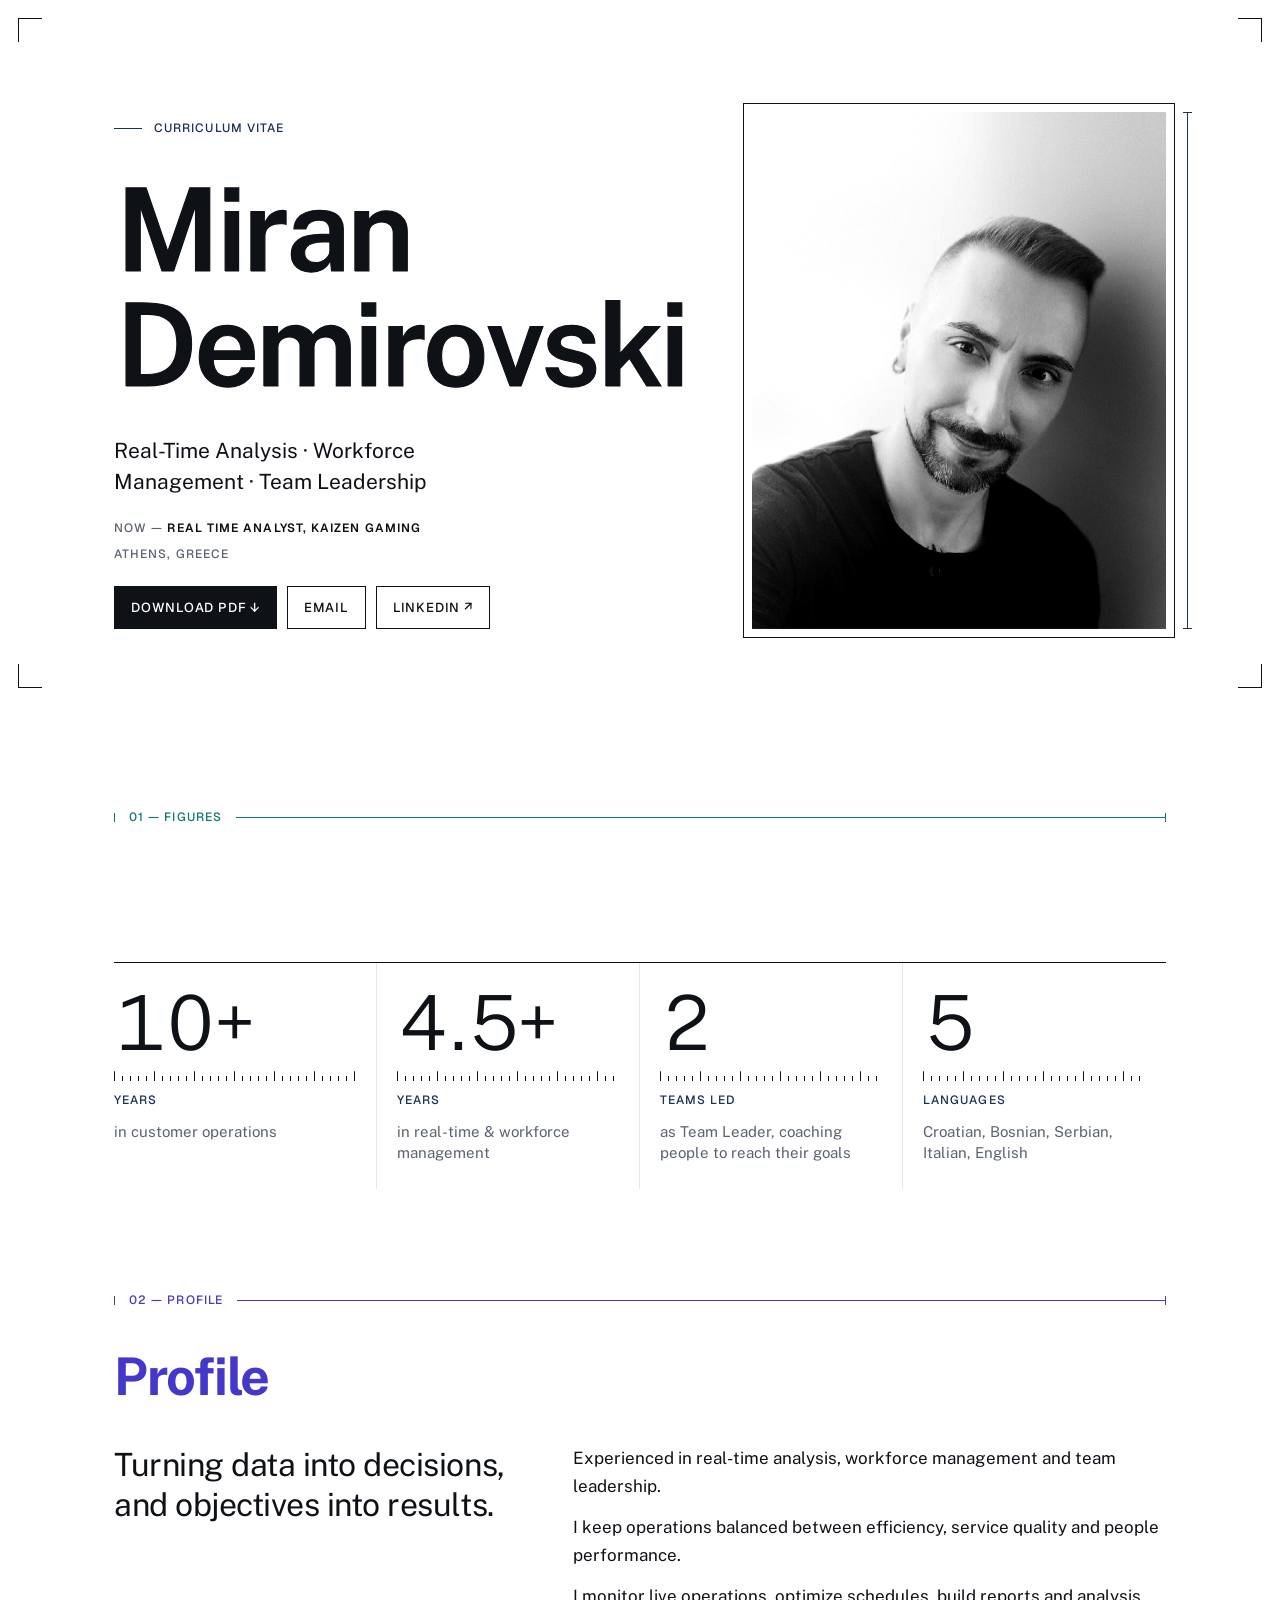
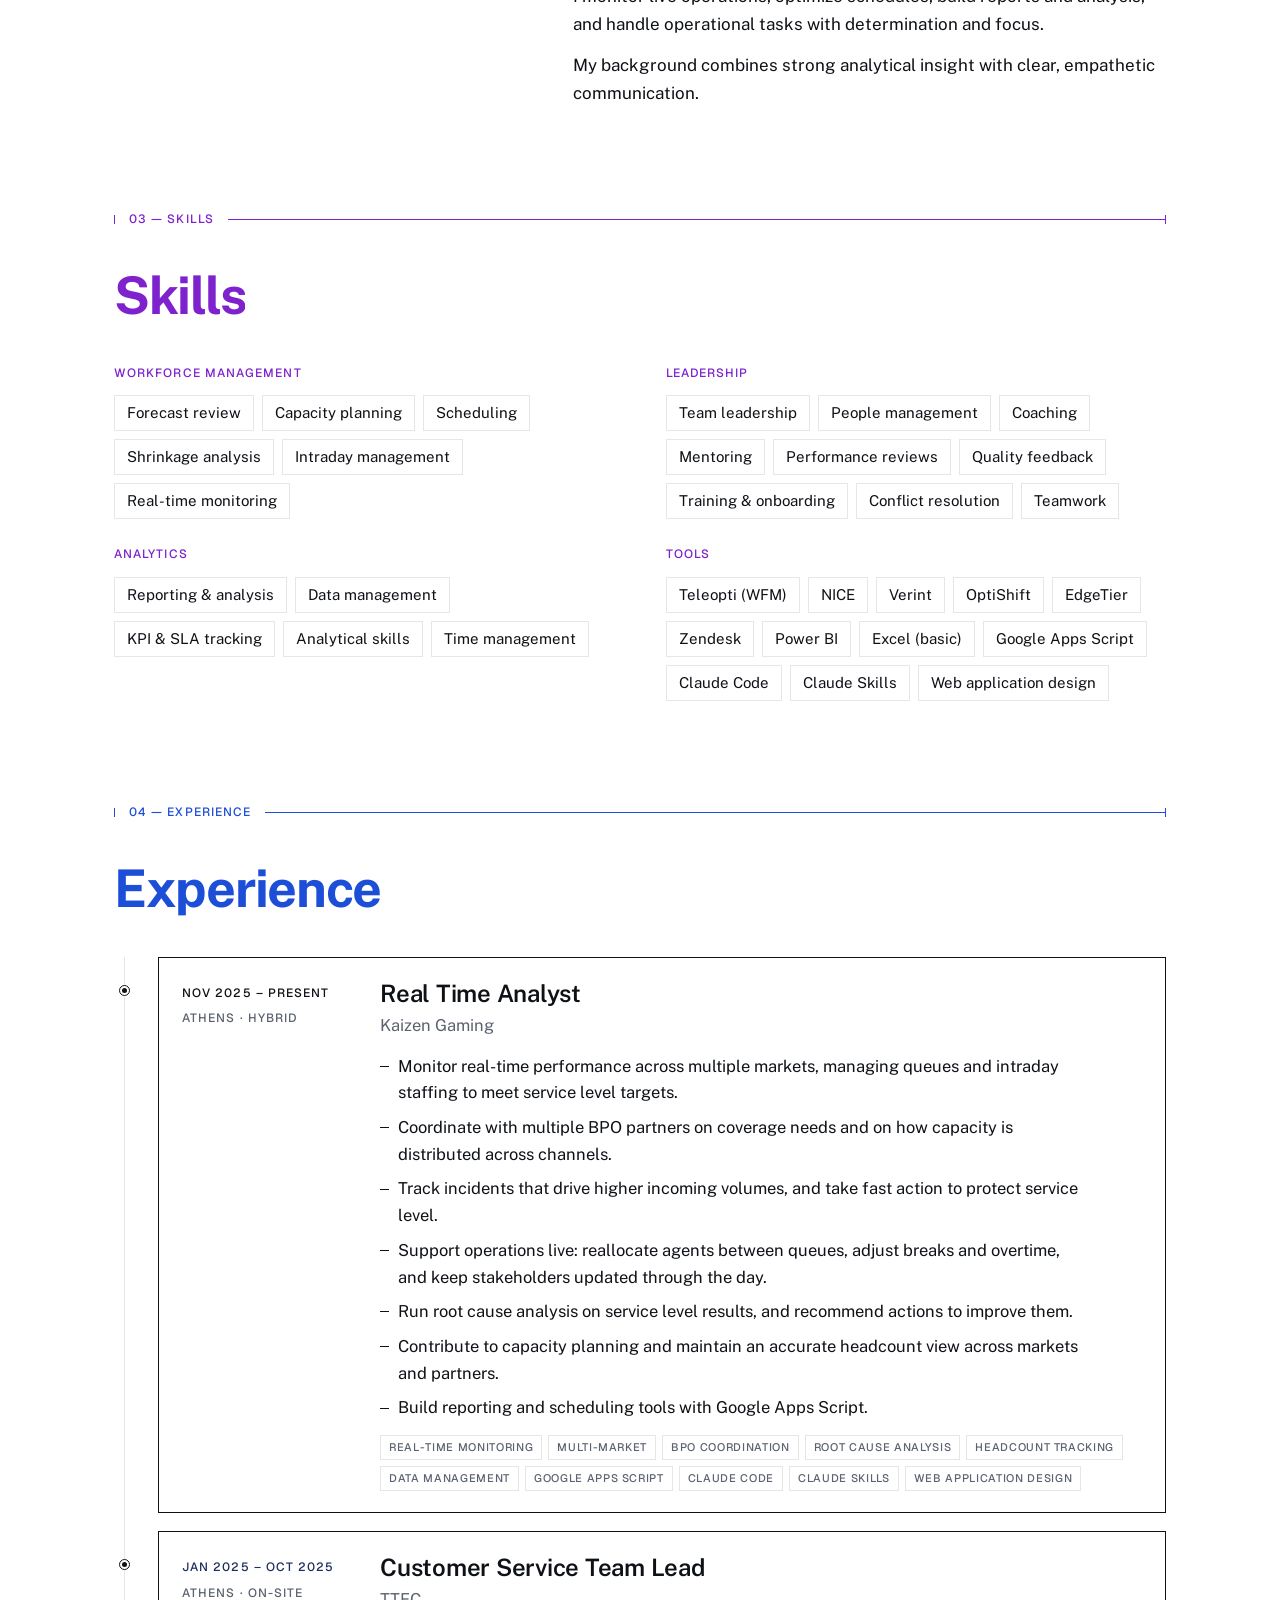
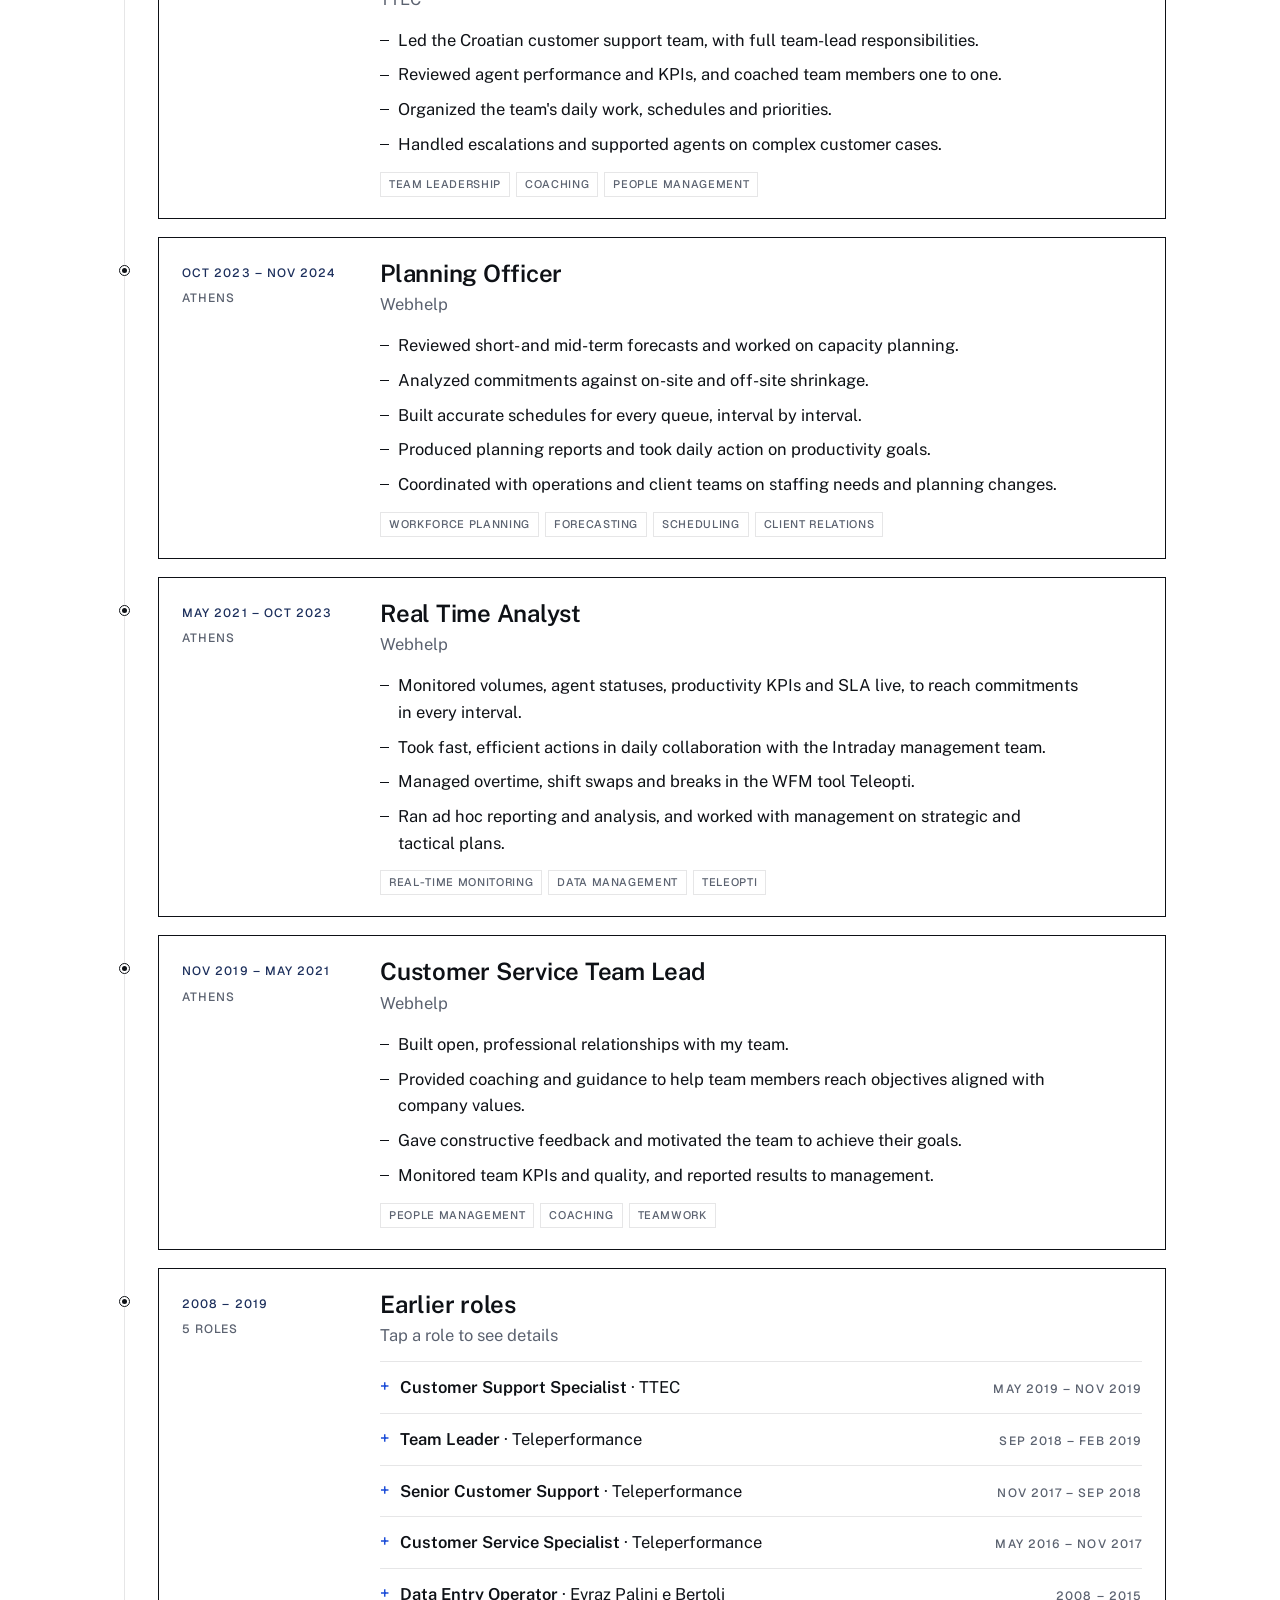
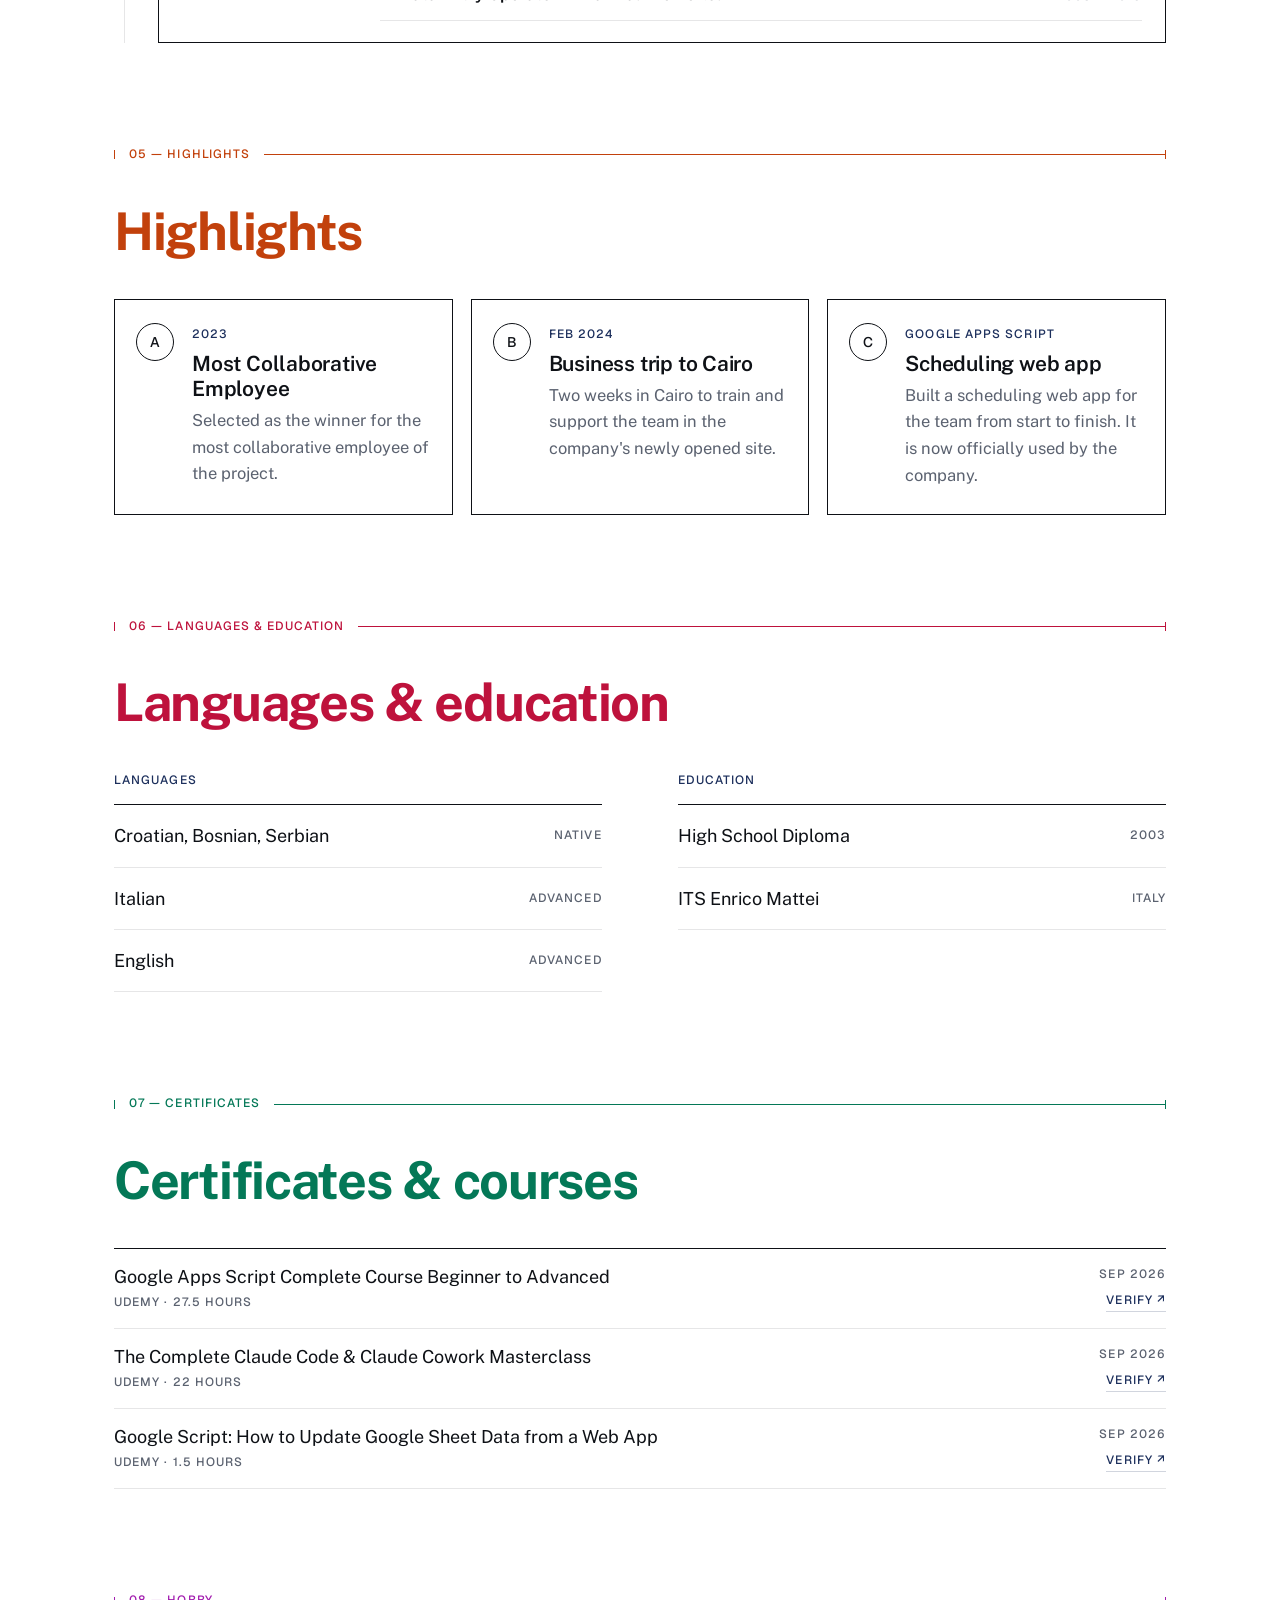
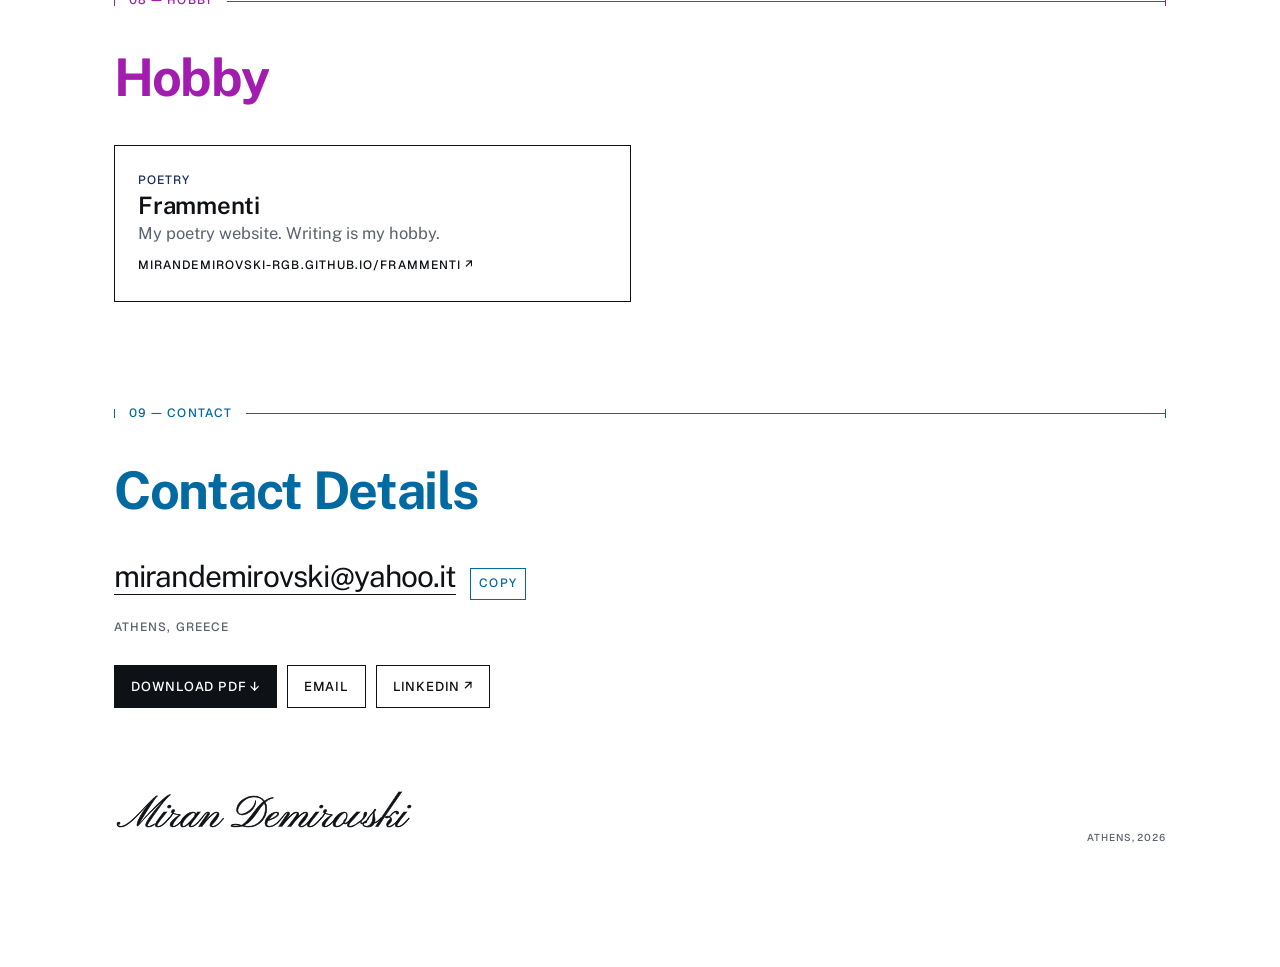
<file: compact/index.html>
<!doctype html>
<html lang="en">
<head>
<meta charset="utf-8">
<meta name="viewport" content="width=device-width, initial-scale=1, viewport-fit=cover">
<title>Miran Demirovski — Real-Time &amp; Workforce Management</title>
<meta name="description" content="Real-Time Analyst in Athens. 10+ years in customer operations, workforce management and team leadership.">
<meta name="author" content="Miran Demirovski">
<link rel="canonical" href="https://mirandemirovski-rgb.github.io/compact/">
<meta property="og:type" content="profile">
<meta property="og:title" content="Miran Demirovski — Real-Time &amp; Workforce Management">
<meta property="og:description" content="Real-Time Analyst in Athens. 10+ years in customer operations, workforce management and team leadership.">
<meta property="og:url" content="https://mirandemirovski-rgb.github.io/compact/">
<meta property="og:image" content="https://mirandemirovski-rgb.github.io/assets/og-image.png">
<meta property="og:image:width" content="1200">
<meta property="og:image:height" content="630">
<meta name="twitter:card" content="summary_large_image">
<meta name="theme-color" content="#ffffff">
<link rel="icon" href="../assets/favicon.svg" type="image/svg+xml">
<link rel="apple-touch-icon" href="../assets/apple-touch-icon.png">
<link rel="preconnect" href="https://fonts.googleapis.com">
<link rel="preconnect" href="https://fonts.gstatic.com" crossorigin>
<link rel="stylesheet" href="https://fonts.googleapis.com/css2?family=Public+Sans:wght@200..800&family=Geist:wght@400;500;600&family=Pinyon+Script&display=swap">
<link rel="stylesheet" href="../assets/core.css">
<script type="application/ld+json">
{"@context":"https://schema.org","@type":"Person","name":"Miran Demirovski","jobTitle":"Real Time Analyst","worksFor":{"@type":"Organization","name":"Kaizen Gaming"},"address":{"@type":"PostalAddress","addressLocality":"Athens","addressCountry":"GR"},"email":"mailto:mirandemirovski@yahoo.it","url":"https://mirandemirovski-rgb.github.io/","sameAs":["https://www.linkedin.com/in/miran-demirovski-b1aa41196"]}
</script>
<style>
/* Layout: a technical drawing sheet on pure white. Grid, dimension lines, navy ink, a signature at the end. */
:root {
  --paper: #ffffff;
  --ink: #0e1116;
  --muted: #5b6270;
  --grid: rgba(14, 17, 22, .045);
  --grid-strong: rgba(14, 17, 22, .1);
  --dim: #1c2f5c;
  --dim-soft: rgba(28, 47, 92, .2);
  --sans: "Public Sans", "Helvetica Neue", Arial, sans-serif;
  --label: "Geist", "Helvetica Neue", Arial, sans-serif;
  --sign: "Pinyon Script", "Snell Roundhand", cursive;
  --gut: clamp(16px, 5vw, 64px);
  --max: 1180px;
  color-scheme: light;
}
body { background: var(--paper); color: var(--ink); font: 400 16.5px/1.62 var(--sans); }
.sr { position: absolute; width: 1px; height: 1px; overflow: hidden; clip: rect(0 0 0 0); white-space: nowrap; }
.lab { font-family: var(--label); font-size: 12px; font-weight: 500; letter-spacing: .09em; text-transform: uppercase; }


.wrap { max-width: var(--max); margin: 0 auto; padding-inline: var(--gut); }

/* ---------- First screen ---------- */
.hero { position: relative; padding-block: clamp(56px, 9vw, 112px) clamp(40px, 6vw, 80px); overflow: hidden; }
.hero-grid { position: absolute; inset: 0; width: 100%; height: 100%; pointer-events: none; transition: opacity 1.8s ease 1.4s; }
.grid-on .hero-grid { opacity: 0; }
.hero-grid line { stroke: var(--grid-strong); stroke-width: 1; vector-effect: non-scaling-stroke; }
.js .hero-grid line { stroke-dasharray: var(--len); stroke-dashoffset: var(--len); animation: drawline 1.1s cubic-bezier(.6,.05,.25,1) forwards; animation-delay: var(--d); }
@keyframes drawline { to { stroke-dashoffset: 0; } }

/* Corner marks: each arm draws out from its corner */
.corner { position: absolute; width: 24px; height: 24px; }
.corner::before, .corner::after { content: ""; position: absolute; background: var(--ink); }
.corner::before { height: 1px; width: 100%; }
.corner::after { width: 1px; height: 100%; }
.corner.tl { top: 18px; left: 18px; } .corner.tl::before { top: 0; left: 0; transform-origin: left; } .corner.tl::after { top: 0; left: 0; transform-origin: top; }
.corner.tr { top: 18px; right: 18px; } .corner.tr::before { top: 0; right: 0; transform-origin: right; } .corner.tr::after { top: 0; right: 0; transform-origin: top; }
.corner.bl { bottom: 18px; left: 18px; } .corner.bl::before { bottom: 0; left: 0; transform-origin: left; } .corner.bl::after { bottom: 0; left: 0; transform-origin: bottom; }
.corner.br { bottom: 18px; right: 18px; } .corner.br::before { bottom: 0; right: 0; transform-origin: right; } .corner.br::after { bottom: 0; right: 0; transform-origin: bottom; }
.js .corner::before { transform: scaleX(0); animation: armx 1.4s cubic-bezier(.65,0,.35,1) forwards; animation-delay: var(--cd); }
.js .corner::after { transform: scaleY(0); animation: army 1.4s cubic-bezier(.65,0,.35,1) forwards; animation-delay: var(--cd); }
@keyframes armx { to { transform: scaleX(1); } }
@keyframes army { to { transform: scaleY(1); } }

.hero-inner { position: relative; display: grid; grid-template-columns: minmax(0, 1.25fr) minmax(0, .9fr); gap: clamp(28px, 5vw, 72px); align-items: end; }
.hero-text { min-width: 0; display: grid; gap: 22px; }
.sheet-label { color: var(--dim); display: flex; gap: 12px; align-items: center; margin: 0; }
.sheet-label::before { content: ""; width: 28px; height: 1px; background: currentColor; }

/* Name drawn as an outline, letter by letter, then filled */
.name { margin: 0; line-height: 0; }
.name-svg { width: 100%; height: auto; overflow: visible; display: block; }
.name-svg text { font-family: var(--sans); font-size: 100px; font-weight: 600; letter-spacing: -3px; fill: var(--ink); stroke: var(--ink); stroke-width: 1; vector-effect: non-scaling-stroke; }
.js .name-svg text { fill-opacity: 0; }
.js .name-svg tspan { stroke-dasharray: 700; stroke-dashoffset: 700; }
.js .name-svg.go tspan { animation: drawname 1.5s cubic-bezier(.45,.05,.3,1) forwards; animation-delay: calc(var(--d) + .65s); }
.js .name-svg.go text { animation: fillname .9s ease forwards; animation-delay: 2s; }
@keyframes drawname { to { stroke-dashoffset: 0; } }
@keyframes fillname { to { fill-opacity: 1; } }

.headline { margin: 0; font-size: clamp(17px, 1.7vw, 21px); line-height: 1.45; font-weight: 400; max-width: 34ch; text-wrap: balance; }
.now { color: var(--muted); display: grid; gap: 6px; margin: 0; }
.now b { color: var(--ink); font-weight: 600; }
.js .fade-late { opacity: 0; transform: translateY(8px); animation: up .8s cubic-bezier(.2,.8,.2,1) forwards; animation-delay: var(--d, 2.4s); }
@keyframes up { to { opacity: 1; transform: none; } }

.cta { display: flex; flex-wrap: wrap; gap: 10px; }
.btn {
  font: 500 13px/1 var(--label); letter-spacing: .06em; text-transform: uppercase; text-decoration: none;
  padding: 14px 16px; border: 1px solid var(--ink); display: inline-flex; gap: 10px; align-items: center;
  background: transparent; transition: background .25s ease, color .25s ease, border-color .25s ease;
}
.btn.solid, .btn:hover { background: var(--ink); color: var(--paper); }
.btn.solid:hover { background: var(--dim); border-color: var(--dim); }

/* Photo uncovered by a scan line, then developed */
.photo { position: relative; margin: 0; min-width: 0; }
.photo-frame { position: relative; aspect-ratio: 4 / 5; overflow: hidden; background: var(--paper); outline: 1px solid var(--ink); outline-offset: 8px; }
.photo img { width: 100%; height: 100%; object-fit: cover; object-position: 56% 40%; filter: contrast(1.06); }
.js .photo img { filter: brightness(2.7) contrast(.25); animation: develop 2.2s ease 1.9s forwards; }
@keyframes develop { to { filter: brightness(1) contrast(1.06); } }
.photo .cover { position: absolute; inset: 0; background: var(--paper); transform-origin: bottom; }
.photo .scan { position: absolute; left: -8px; right: -8px; top: 0; height: 1px; background: var(--dim); box-shadow: 0 0 0 .5px var(--dim); }
.js .photo .cover { animation: uncover 1.9s cubic-bezier(.6,.05,.3,1) 1.25s forwards; }
.js .photo .scan { animation: scan 1.9s cubic-bezier(.6,.05,.3,1) 1.25s forwards, fadeout .4s ease 3.15s forwards; }
html:not(.js) .photo .cover, html:not(.js) .photo .scan { display: none; }
@keyframes uncover { to { transform: scaleY(0); } }
@keyframes scan { to { transform: translateY(var(--h, 400px)); } }
@keyframes fadeout { to { opacity: 0; } }
.photo figcaption { margin-top: 18px; color: var(--muted); display: flex; justify-content: space-between; gap: 12px; }
.photo .vdim { position: absolute; top: 0; bottom: 0; right: -26px; width: 9px; border-block: 1px solid var(--dim); }
.photo .vdim::before { content: ""; position: absolute; left: 4px; top: 0; bottom: 0; width: 1px; background: var(--dim); }
.js .photo .vdim { opacity: 0; animation: up .6s ease 3.2s forwards; }

/* ---------- Sections ---------- */
section { padding-block: clamp(56px, 8vw, 104px) 0; }
/* Dimension line that measures each section */
.dim { position: relative; display: flex; align-items: center; gap: 14px; color: var(--dim); margin-bottom: clamp(26px, 4vw, 40px); }
.dim .line { position: relative; flex: 1; height: 9px; }
.dim .line::before { content: ""; position: absolute; left: 0; right: 0; top: 4px; height: 1px; background: currentColor; transform-origin: left; }
.dim .line::after { content: ""; position: absolute; right: 0; top: 0; height: 9px; width: 1px; background: currentColor; }
.dim .tick { width: 1px; height: 9px; background: currentColor; }
.js .dim .line::before { transform: scaleX(0); transition: transform 1.1s cubic-bezier(.6,.05,.25,1) .1s; }
.js .dim .line::after { opacity: 0; transition: opacity .3s ease 1.1s; }
.js .dim.in .line::before { transform: none; }
.js .dim.in .line::after { opacity: 1; }

/* Section titles rise smoothly from behind a line */
h2 { margin: 0 0 clamp(24px, 4vw, 40px); font-size: clamp(30px, 4.4vw, 52px); line-height: 1.05; font-weight: 700; letter-spacing: -.025em; color: var(--c, var(--ink)); }
section .dim { color: var(--c, var(--dim)); }
.rv { display: inline-block; overflow: hidden; vertical-align: bottom; padding-bottom: .1em; margin-bottom: -.1em; }
.rv > span { display: inline-block; }
.js .rv > span { transform: translateY(110%); opacity: 0; color: var(--ink); transition: transform 1.1s cubic-bezier(.2,.8,.2,1), opacity .9s ease, color 1s ease .7s; }
.js .in .rv > span, .js .rv.in > span { transform: none; opacity: 1; color: var(--c, var(--ink)); }

/* Figures that count up over a ruler */
.facts { display: grid; grid-template-columns: repeat(4, minmax(0, 1fr)); border-top: 1px solid var(--ink); }
.fact { padding: 22px 20px 26px 0; border-right: 1px solid var(--grid-strong); display: grid; gap: 10px; align-content: start; min-width: 0; }
.fact + .fact { padding-left: 20px; }
.fact:last-child { border-right: 0; }
.fact .num { font-size: clamp(44px, 6vw, 76px); line-height: 1; font-weight: 300; font-variant-numeric: tabular-nums; letter-spacing: -.04em; }
.fact .unit { color: var(--dim); }
.fact .lbl { color: var(--muted); font-size: 15px; line-height: 1.4; }
.ruler { height: 10px; background-image: repeating-linear-gradient(90deg, var(--ink) 0 1px, transparent 1px 8px), repeating-linear-gradient(90deg, var(--ink) 0 1px, transparent 1px 40px); background-size: 100% 5px, 100% 10px; background-repeat: no-repeat; background-position: bottom left; }
.js .ruler { clip-path: inset(0 100% 0 0); transition: clip-path .9s cubic-bezier(.3,.6,.2,1); }
.js .fact.in .ruler { clip-path: inset(0 0 0 0); }

.about { display: grid; grid-template-columns: minmax(0, .8fr) minmax(0, 1.2fr); gap: clamp(24px, 5vw, 72px); }
.about .lead { margin: 0; font-size: clamp(22px, 2.6vw, 32px); line-height: 1.25; font-weight: 400; letter-spacing: -.015em; text-wrap: balance; }
.about .body { display: grid; gap: 14px; font-size: 17px; max-width: 62ch; }
.about .body p { margin: 0; }
.js .about .body p { opacity: 0; transform: translateY(10px); transition: opacity .8s ease, transform .8s cubic-bezier(.2,.8,.2,1); transition-delay: calc(var(--i) * 120ms); }
.js .about.in .body p { opacity: 1; transform: none; }

/* Timeline drawn by scroll; cards drawn border-first */
.timeline { position: relative; display: grid; gap: 18px; padding-left: 44px; }
.tl-track { position: absolute; left: 10px; top: 0; bottom: 0; width: 1px; background: var(--grid-strong); }
.tl-line { position: absolute; left: 10px; top: 0; bottom: 0; width: 1px; background: var(--ink); transform-origin: top; transform: scaleY(var(--p, 1)); }
.job { position: relative; display: grid; grid-template-columns: 170px minmax(0, 1fr); gap: 8px 28px; padding: 22px 24px; background: var(--paper); }
.job .node { position: absolute; left: -39px; top: 28px; width: 11px; height: 11px; border: 1px solid var(--ink); background: var(--paper); border-radius: 50%; }
.job .node::after { content: ""; position: absolute; inset: 2px; border-radius: 50%; background: var(--ink); }
.js .job .node { transform: scale(0); transition: transform .5s cubic-bezier(.3,1.6,.4,1) .15s; }
.js .job.in .node { transform: none; }
.b { position: absolute; background: var(--ink); }
.b.t { top: 0; left: 0; right: 0; height: 1px; transform-origin: left; }
.b.r { top: 0; right: 0; bottom: 0; width: 1px; transform-origin: top; }
.b.bt { bottom: 0; left: 0; right: 0; height: 1px; transform-origin: right; }
.b.l { top: 0; left: 0; bottom: 0; width: 1px; transform-origin: bottom; }
.js .b.t, .js .b.bt { transform: scaleX(0); }
.js .b.r, .js .b.l { transform: scaleY(0); }
.js .b { transition: transform .32s linear; }
.js .in > .b.t { transform: none; transition-delay: 0s; }
.js .in > .b.r { transform: none; transition-delay: .32s; }
.js .in > .b.bt { transform: none; transition-delay: .64s; }
.js .in > .b.l { transform: none; transition-delay: .96s; }
.job .when { color: var(--dim); padding-top: 5px; }
.job .when span { display: block; color: var(--muted); margin-top: 6px; }
.job h3 { margin: 0; font-size: clamp(20px, 2.1vw, 24px); line-height: 1.2; font-weight: 600; letter-spacing: -.01em; }
.job .co { margin: 4px 0 0; color: var(--muted); }
.job ul { margin: 14px 0 0; padding: 0; list-style: none; display: grid; gap: 8px; max-width: 70ch; }
.job li { position: relative; padding-left: 18px; }
.job li::before { content: ""; position: absolute; left: 0; top: .8em; width: 9px; height: 1px; background: var(--ink); }
.tags { display: flex; flex-wrap: wrap; gap: 6px; margin-top: 14px; }
.tag { font: 500 11px/1 var(--label); letter-spacing: .06em; text-transform: uppercase; padding: 6px 8px; border: 1px solid var(--grid-strong); color: var(--muted); }
.js .job .body { opacity: 0; transform: translateY(6px); transition: opacity .7s ease .55s, transform .7s cubic-bezier(.2,.8,.2,1) .55s; }
.js .job.in .body { opacity: 1; transform: none; }
.job.current .when { color: var(--ink); }
.older { margin-top: 12px; border-top: 1px solid var(--grid-strong); }
.older details { border-bottom: 1px solid var(--grid-strong); }
.older summary { list-style: none; cursor: pointer; display: flex; justify-content: space-between; align-items: baseline; gap: 6px 16px; flex-wrap: wrap; padding: 12px 0; }
.older summary::-webkit-details-marker { display: none; }
.older summary .ot { position: relative; padding-left: 20px; }
.older summary .ot::before { content: "+"; position: absolute; left: 0; top: -1px; color: var(--c, var(--dim)); font-weight: 600; transition: transform .25s ease; }
.older details[open] summary .ot::before { transform: rotate(45deg); }
.older summary b { font-weight: 600; }
.older summary:hover b { color: var(--c, var(--dim)); }
.older .od { color: var(--muted); }
.older ul { margin: 0 0 14px 20px; }

/* Highlights as drawing callouts */
.callouts { display: grid; grid-template-columns: repeat(3, minmax(0, 1fr)); gap: 18px; }
.callout { position: relative; padding: 26px 22px 26px 78px; min-width: 0; background: var(--paper); }
.callout .bubble { position: absolute; left: 22px; top: 24px; width: 38px; height: 38px; border: 1px solid var(--ink); border-radius: 50%; display: grid; place-items: center; font: 500 14px/1 var(--label); }
.callout .when { color: var(--dim); }
.callout h3 { margin: 6px 0 6px; font-size: 21px; line-height: 1.2; font-weight: 600; letter-spacing: -.01em; }
.callout p { margin: 0; color: var(--muted); }
.js .callout .bubble { transform: scale(0) rotate(-90deg); transition: transform .6s cubic-bezier(.3,1.5,.4,1) .2s; }
.js .callout.in .bubble { transform: none; }
.js .callout .txt { opacity: 0; transition: opacity .7s ease .7s; }
.js .callout.in .txt { opacity: 1; }

/* Skills with measured underlines */
.skills { display: grid; grid-template-columns: repeat(2, minmax(0, 1fr)); gap: 26px clamp(24px, 4vw, 56px); }
.skill-group { min-width: 0; }
.skill-group h3 { margin: 0 0 12px; color: var(--c, var(--dim)); }
.chips { display: flex; flex-wrap: wrap; gap: 8px; }
.chip { font-size: 15px; line-height: 1.2; padding: 8px 12px; border: 1px solid var(--grid-strong); background: var(--paper); transition: border-color .2s ease, color .2s ease; }
.chip:hover { border-color: var(--c, var(--ink)); color: var(--c, var(--ink)); }
.js .chip { opacity: 0; transform: translateY(6px); transition: opacity .5s ease, transform .5s cubic-bezier(.2,.8,.2,1), border-color .2s ease, color .2s ease; transition-delay: calc(var(--i) * 35ms), calc(var(--i) * 35ms), 0s, 0s; }
.js .skill-group.in .chip { opacity: 1; transform: none; }
.js .skill-group li::after { transform: scaleX(0); transition: transform .8s cubic-bezier(.6,.05,.25,1); transition-delay: calc(var(--i) * 70ms); }
.js .skill-group.in li::after { transform: none; }

.duo { display: grid; grid-template-columns: repeat(2, minmax(0, 1fr)); gap: clamp(32px, 6vw, 80px); }
.duo h3 { margin: 0 0 14px; color: var(--dim); }
.rows { display: grid; border-top: 1px solid var(--ink); }
.row { display: flex; justify-content: space-between; gap: 16px; padding: 16px 0; border-bottom: 1px solid var(--grid-strong); font-size: 18px; }
.row .lab { color: var(--muted); align-self: center; text-align: right; }
.cert { align-items: center; }
.cert .ct { display: grid; gap: 4px; min-width: 0; }
.cert .cn { font-size: 18px; line-height: 1.3; }
.cert .cm { text-align: left; }
.cert .cr { display: grid; gap: 6px; justify-items: end; flex: none; }
.cert .verify { color: var(--dim); text-decoration: none; border-bottom: 1px solid var(--dim-soft); padding-bottom: 1px; }
.cert .verify:hover { color: var(--ink); border-color: var(--ink); }
.projects { display: grid; grid-template-columns: repeat(2, minmax(0, 1fr)); gap: 18px; }
.project { position: relative; display: grid; gap: 6px; padding: 26px 24px; text-decoration: none; background: var(--paper); transition: background .3s ease, color .3s ease; min-width: 0; }
.project .k { color: var(--dim); }
.project h3 { margin: 0; font-size: 24px; line-height: 1.2; font-weight: 600; letter-spacing: -.01em; }
.project p { margin: 0; color: var(--muted); }
.project .go { margin-top: 10px; color: var(--ink); overflow-wrap: anywhere; }
.project:hover { background: var(--ink); color: var(--paper); }
.project:hover .k, .project:hover p, .project:hover .go { color: var(--paper); }
.js .project .txt { opacity: 0; transition: opacity .7s ease .7s; }
.js .project.in .txt { opacity: 1; }

/* ---------- Contact + signature ---------- */
.contact { padding-bottom: 120px; }
/* Copy-email button */
.mail { all: unset; box-sizing: border-box; cursor: pointer; display: inline-flex; align-items: baseline; flex-wrap: wrap; gap: 8px 14px; max-width: 100%; }
.mail .addr { font-size: clamp(20px, 2.4vw, 30px); line-height: 1.2; font-weight: 400; letter-spacing: -.03em; overflow-wrap: anywhere; border-bottom: 1px solid var(--ink); transition: color .2s ease, border-color .2s ease; }
.mail .hint { color: var(--c, var(--dim)); border: 1px solid currentColor; padding: 5px 8px; transition: background .2s ease, color .2s ease; }
.mail:hover .addr { color: var(--c, var(--dim)); border-color: currentColor; }
.mail:focus-visible { outline: 2px solid var(--ink); outline-offset: 4px; }
.mail.copied .hint { background: var(--c, var(--dim)); color: var(--paper); border-color: var(--c, var(--dim)); }

/* Quiet top menu, shown after the first screen */
.topbar { position: fixed; top: 0; left: 0; right: 0; z-index: 60; padding-top: env(safe-area-inset-top, 0px); background: rgba(255, 255, 255, .9); backdrop-filter: blur(10px); -webkit-backdrop-filter: blur(10px); border-bottom: 1px solid var(--grid-strong); transform: translateY(-105%); transition: transform .5s cubic-bezier(.2,.8,.2,1); }
.topbar.show { transform: none; }
.topbar .bar-in { max-width: var(--max); margin: 0 auto; padding-inline: var(--gut); height: 56px; display: flex; align-items: center; gap: 24px; }
.topbar .who { font-weight: 600; font-size: 16px; letter-spacing: -.01em; text-decoration: none; margin-right: auto; white-space: nowrap; }
.topbar nav { display: flex; gap: 22px; }
.topbar nav a { text-decoration: none; color: var(--muted); padding-block: 6px; border-bottom: 1px solid transparent; transition: color .2s ease, border-color .2s ease; white-space: nowrap; }
.topbar nav a:hover, .topbar nav a.on { color: var(--c); border-color: var(--c); }
.topbar .pdf { padding: 10px 12px; }
[id^="sec-"], #contact { scroll-margin-top: 72px; }
@media (prefers-reduced-motion: no-preference) { html { scroll-behavior: smooth; } }

/* Back to top */
.totop { position: fixed; right: max(18px, env(safe-area-inset-right, 0px)); bottom: calc(18px + env(safe-area-inset-bottom, 0px)); z-index: 55; width: 46px; height: 46px; border-radius: 50%; border: 1px solid var(--ink); background: var(--paper); color: var(--ink); font: 400 18px/1 var(--sans); cursor: pointer; display: grid; place-items: center; opacity: 0; transform: translateY(12px); pointer-events: none; transition: opacity .35s ease, transform .35s ease, background .2s ease, color .2s ease; }
.totop.show { opacity: 1; transform: none; pointer-events: auto; }
.totop:hover { background: var(--ink); color: var(--paper); }

/* Soft lift on cards (computer only) */
.job, .callout, .project { transition: transform .35s cubic-bezier(.2,.8,.2,1), box-shadow .35s ease, background .3s ease, color .3s ease; }
@media (hover: hover) and (pointer: fine) {
  .job:hover, .callout:hover, .project:hover { transform: translateY(-3px); box-shadow: 0 16px 32px -20px rgba(14, 17, 22, .28); }
}
.contact .meta { margin-top: 18px; display: grid; gap: 6px; color: var(--muted); }
.contact .meta a { text-decoration: none; overflow-wrap: anywhere; }
.contact .meta a:hover { color: var(--ink); }
.contact .cta { margin-top: 28px; }
.sign-off { margin-top: clamp(48px, 7vw, 80px); display: flex; align-items: end; justify-content: space-between; gap: 24px; flex-wrap: wrap; }
.sig { width: min(300px, 72vw); height: auto; overflow: visible; display: block; }
.sig text { font-family: var(--sign); font-size: 150px; fill: var(--ink); stroke: var(--ink); stroke-width: .6; vector-effect: non-scaling-stroke; }
.js .sig text { fill-opacity: 0; stroke-dasharray: 900; stroke-dashoffset: 900; }
.js .sig.go text { animation: sigdraw 2.6s cubic-bezier(.45,.1,.35,1) forwards, sigfill 1s ease 1.9s forwards; }
.js .sig .wipe { transform: scaleX(0); transform-origin: left; transform-box: fill-box; }
.js .sig.go .wipe { animation: wipe 2.4s cubic-bezier(.5,.1,.35,1) forwards; }
@keyframes sigdraw { to { stroke-dashoffset: 0; } }
@keyframes sigfill { to { fill-opacity: 1; } }
@keyframes wipe { to { transform: none; } }
.updated { color: var(--muted); font-size: 10px; }


/* ---------- Responsive ---------- */
@media (max-width: 900px) {
  .hero-inner { grid-template-columns: minmax(0, 1fr); align-items: start; }
  .photo { max-width: 460px; width: calc(100% - 34px); }
  .facts { grid-template-columns: repeat(2, minmax(0, 1fr)); }
  .fact:nth-child(2) { border-right: 0; }
  .fact:nth-child(3) { padding-left: 0; }
  .fact:nth-child(n+3) { border-top: 1px solid var(--grid-strong); }
  .about, .duo, .callouts, .projects, .skills { grid-template-columns: minmax(0, 1fr); }
}
@media (max-width: 720px) {
  .topbar .who { display: none; }
  .topbar .bar-in { gap: 14px; justify-content: space-between; }
  .topbar nav { gap: 14px; }
  .topbar nav a, .topbar .pdf { font-size: 11px; letter-spacing: .06em; }
  .topbar .pdf { padding: 9px 10px; }
}
@media (max-width: 560px) {
  body { font-size: 15px; line-height: 1.55; }
  section { padding-block: 44px 0; }
  h2 { font-size: 27px; margin-bottom: 20px; }
  .dim { margin-bottom: 18px; }
  .hero { padding-block: 40px 32px; }
  .hero-text { gap: 16px; }
  .headline { font-size: 16px; }
  .photo { max-width: 300px; }
  .fact { padding-block: 16px 18px; gap: 6px; }
  .fact .num { font-size: 38px; }
  .fact .lbl { font-size: 13.5px; }
  .about .lead { font-size: 20px; }
  .about .body { font-size: 15px; gap: 10px; }
  .job h3 { font-size: 18px; }
  .job ul { margin-top: 10px; gap: 6px; }
  .job .tags { display: none; }
  .timeline { gap: 12px; }
  .callout h3 { font-size: 18px; }
  .chip { font-size: 13.5px; padding: 7px 10px; }
  .row { padding-block: 12px; }
  .cert .cn { font-size: 15.5px; }
  .project { padding: 20px 18px; }
  .project h3 { font-size: 20px; }
  .contact { padding-bottom: 90px; }
  .timeline { padding-left: 26px; }
  .tl-track, .tl-line { left: 4px; }
  .job { grid-template-columns: minmax(0, 1fr); padding: 18px 16px; }
  .job .node { left: -27px; top: 24px; }
  .callout { padding: 22px 16px 22px 70px; }
  .callout .bubble { left: 16px; }
  .fact { padding-right: 12px; }
  .fact + .fact { padding-left: 12px; }
  .fact:nth-child(3) { padding-left: 0; }
  .corner { display: none; }
  .row { font-size: 15.5px; }
}
</style>
</head>
<body>

<header class="topbar" id="topbar" aria-label="Quick menu">
  <div class="bar-in">
    <a class="who" href="#top"></a>
    <nav class="lab" aria-label="Sections">
      <a href="#sec-skills" style="--c:#7e22ce">Skills</a>
      <a href="#sec-experience" style="--c:#1d4ed8">Experience</a>
      <a href="#contact" style="--c:#0369a1">Contact</a>
    </nav>
    <a class="btn solid pdf" id="top-pdf" download>PDF ↓</a>
  </div>
</header>

<header class="hero" id="top">
  <svg class="hero-grid" aria-hidden="true"></svg>
  <span class="corner tl" style="--cd:.3s" aria-hidden="true"></span><span class="corner tr" style="--cd:.42s" aria-hidden="true"></span>
  <span class="corner br" style="--cd:.54s" aria-hidden="true"></span><span class="corner bl" style="--cd:.66s" aria-hidden="true"></span>
  <div class="wrap hero-inner">
    <div class="hero-text">
      <p class="lab sheet-label fade-late" style="--d:.5s">Curriculum vitae</p>
      <h1 class="name"><svg class="name-svg" aria-hidden="true"></svg><span class="sr" id="name-text"></span></h1>
      <p class="headline fade-late" id="headline" style="--d:2.5s"></p>
      <p class="lab now fade-late" id="now" style="--d:2.75s"></p>
      <div class="cta fade-late" id="cta" style="--d:3s"></div>
    </div>
    <figure class="photo">
      <div class="photo-frame">
        <img id="photo" alt="Portrait of Miran Demirovski" width="959" height="960">
        <span class="cover" aria-hidden="true"></span>
        <span class="scan" aria-hidden="true"></span>
      </div>
      <span class="vdim" aria-hidden="true"></span>
    </figure>
  </div>
</header>

<main>
  <section class="wrap" aria-labelledby="h-fig" style="--c:#0f766e">
    <div class="dim lab"><span class="tick"></span><span>01 — Figures</span><span class="line"></span></div>
    <h2 id="h-fig" class="reveal">Key figures</h2>
    <div class="facts" id="facts"></div>
  </section>

  <section class="wrap" aria-labelledby="h-about" style="--c:#4338ca">
    <div class="dim lab"><span class="tick"></span><span>02 — Profile</span><span class="line"></span></div>
    <h2 id="h-about" class="reveal">Profile</h2>
    <div class="about" id="about"></div>
  </section>

  <section class="wrap" id="sec-skills" aria-labelledby="h-skills" style="--c:#7e22ce">
    <div class="dim lab"><span class="tick"></span><span>03 — Skills</span><span class="line"></span></div>
    <h2 id="h-skills" class="reveal">Skills</h2>
    <div class="skills" id="skills"></div>
  </section>

  <section class="wrap" id="sec-experience" aria-labelledby="h-exp" style="--c:#1d4ed8">
    <div class="dim lab"><span class="tick"></span><span>04 — Experience</span><span class="line"></span></div>
    <h2 id="h-exp" class="reveal">Experience</h2>
    <div class="timeline" id="timeline"><span class="tl-track"></span><span class="tl-line"></span></div>
  </section>

  <section class="wrap" aria-labelledby="h-hi" style="--c:#c2410c">
    <div class="dim lab"><span class="tick"></span><span>05 — Highlights</span><span class="line"></span></div>
    <h2 id="h-hi" class="reveal">Highlights</h2>
    <div class="callouts" id="highlights"></div>
  </section>

  <section class="wrap" aria-labelledby="h-lang" style="--c:#be123c">
    <div class="dim lab"><span class="tick"></span><span>06 — Languages &amp; education</span><span class="line"></span></div>
    <h2 id="h-lang" class="reveal">Languages &amp; education</h2>
    <div class="duo">
      <div><h3 class="lab">Languages</h3><div class="rows" id="langs"></div></div>
      <div><h3 class="lab">Education</h3><div class="rows" id="edu"></div></div>
    </div>
  </section>

  <section class="wrap" aria-labelledby="h-cert" style="--c:#047857">
    <div class="dim lab"><span class="tick"></span><span>07 — Certificates</span><span class="line"></span></div>
    <h2 id="h-cert" class="reveal">Certificates &amp; courses</h2>
    <div class="rows" id="certs"></div>
  </section>

  <section class="wrap" aria-labelledby="h-int" style="--c:#a21caf">
    <div class="dim lab"><span class="tick"></span><span>08 — Hobby</span><span class="line"></span></div>
    <h2 id="h-int" class="reveal">Hobby</h2>
    <div class="projects" id="projects"></div>
  </section>

  <section class="wrap contact" aria-labelledby="h-contact" style="--c:#0369a1" id="contact">
    <div class="dim lab"><span class="tick"></span><span>09 — Contact</span><span class="line"></span></div>
    <h2 id="h-contact" class="reveal">Contact Details</h2>
    <button class="mail" id="mail" type="button" aria-describedby="mail-hint"><span class="addr" id="mail-addr"></span><span class="lab hint" id="mail-hint" aria-live="polite">Copy</span></button>
    <div class="meta lab" id="meta"></div>
    <div class="cta" id="cta2"></div>
    <div class="sign-off">
      <svg class="sig" id="sig" role="img" aria-label="Signature: Miran Demirovski"></svg>
      <span class="lab updated">Athens, 2026</span>
    </div>
  </section>
</main>

<button class="totop" id="totop" type="button" aria-label="Back to top">↑</button>


<script src="../assets/cv-data.js"></script>
<script>
  /* This page lives in /compact/: point shared files one folder up. */
  (function (C) { C.pdf = "../" + C.pdf; C.photo = { color: "../" + C.photo.color, bw: "../" + C.photo.bw }; })(window.CV);
</script>
<script src="../assets/core.js"></script>
<script>
(function () {
  "use strict";
  var C = window.CV, K = window.Core, t = K.t, $ = K.$, $$ = K.$$;
  var root = document.documentElement;
  var full = C.first + " " + C.last;

  /* ---------- Content ---------- */
  $("#name-text").textContent = full;
  $("#headline").innerHTML = t(C.headline);
  $("#now").innerHTML = "<span>Now — <b>" + t(C.now.title) + ", " + t(C.now.company) + "</b></span><span>" + t(C.location) + "</span>";
  $("#photo").src = C.photo.bw;

  function ctas() {
    return '<a class="btn solid" href="' + C.pdf + '" download>Download PDF ↓</a>' +
      '<a class="btn" href="mailto:' + C.email + '">Email</a>' +
      '<a class="btn" href="' + C.linkedin + '" target="_blank" rel="noopener">LinkedIn ↗</a>';
  }
  $("#cta").innerHTML = ctas();
  $("#cta2").innerHTML = ctas();

  $("#facts").innerHTML = C.facts.map(function (f) {
    return '<div class="fact"><div class="num" data-to="' + f.value + '" data-dec="' + f.decimals + '" data-suf="' + f.suffix + '">' + (K.reduced ? K.fmtNum(f.value, f.decimals) + f.suffix : "0") + "</div>" +
      '<div class="ruler" aria-hidden="true"></div><div class="lab unit">' + t(f.unit) + '</div><div class="lbl">' + t(f.label) + "</div></div>";
  }).join("");

  $("#about").innerHTML = '<p class="lead">' + t(C.tagline) + '</p><div class="body">' +
    C.about.map(function (p, i) { return '<p style="--i:' + i + '">' + t(p) + "</p>"; }).join("") + "</div>";

  var tl = $("#timeline");
  var OLDER = ["ttec-css", "tp-tl", "tp-senior", "tp-css", "data"];
  C.jobs.filter(function (j) { return OLDER.indexOf(j.id) < 0; }).forEach(function (j, i) {
    var a = document.createElement("article");
    a.className = "job" + (i === 0 ? " current" : "");
    a.innerHTML = '<span class="node" aria-hidden="true"></span>' +
      '<span class="b t"></span><span class="b r"></span><span class="b bt"></span><span class="b l"></span>' +
      '<div class="lab when">' + t(j.dates) + (j.place ? "<span>" + t(j.place) + "</span>" : "") + "</div>" +
      '<div class="body"><h3>' + t(j.title) + '</h3><p class="co">' + t(j.company) + "</p>" +
      (j.points.length ? "<ul>" + j.points.map(function (p) { return "<li>" + t(p) + "</li>"; }).join("") + "</ul>" : "") +
      (j.tags.length ? '<div class="tags">' + j.tags.map(function (g) { return '<span class="tag">' + t(g) + "</span>"; }).join("") + "</div>" : "") +
      "</div>";
    tl.appendChild(a);
  });
  var older = C.jobs.filter(function (j) { return OLDER.indexOf(j.id) >= 0; });
  var ea = document.createElement("article");
  ea.className = "job earlier";
  ea.innerHTML = '<span class="node" aria-hidden="true"></span>' +
    '<span class="b t"></span><span class="b r"></span><span class="b bt"></span><span class="b l"></span>' +
    '<div class="lab when">2008 – 2019<span>' + older.length + ' roles</span></div>' +
    '<div class="body"><h3>Earlier roles</h3><p class="co">Tap a role to see details</p><div class="older">' +
    older.map(function (j) {
      return '<details><summary><span class="ot"><b>' + t(j.title) + "</b> · " + t(j.company) + '</span><span class="lab od">' + t(j.dates) + "</span></summary>" +
        (j.points.length ? "<ul>" + j.points.map(function (p) { return "<li>" + t(p) + "</li>"; }).join("") + "</ul>" : "") + "</details>";
    }).join("") + "</div></div>";
  tl.appendChild(ea);

  $("#highlights").innerHTML = C.highlights.map(function (h, i) {
    return '<div class="callout"><span class="b t"></span><span class="b r"></span><span class="b bt"></span><span class="b l"></span>' +
      '<span class="bubble" aria-hidden="true">' + String.fromCharCode(65 + i) + '</span><div class="txt"><div class="lab when">' + t(h.when) +
      "</div><h3>" + t(h.title) + "</h3><p>" + t(h.text) + "</p></div></div>";
  }).join("");

  $("#skills").innerHTML = C.skills.map(function (g) {
    return '<div class="skill-group"><h3 class="lab">' + t(g.group) + '</h3><div class="chips">' +
      g.items.map(function (x, i) { return '<span class="chip" style="--i:' + i + '">' + t(x) + "</span>"; }).join("") + "</div></div>";
  }).join("");

  $("#langs").innerHTML = C.languages.map(function (l) {
    return '<div class="row"><span>' + t(l.name) + '</span><span class="lab">' + t(l.level) + "</span></div>";
  }).join("");
  var e = C.education;
  $("#edu").innerHTML = '<div class="row"><span>' + t(e.title) + '</span><span class="lab">' + t(e.year) + '</span></div>' +
    '<div class="row"><span>' + t(e.school) + '</span><span class="lab">' + t(e.place) + "</span></div>";
  $("#certs").innerHTML = C.certificates.map(function (c) {
    return '<div class="row cert"><span class="ct"><span class="cn">' + t(c.title) + '</span><span class="lab cm">' + t(c.issuer) + " · " + t(c.hours) + '</span></span>' +
      '<span class="cr"><span class="lab">' + t(c.date) + '</span><a class="lab verify" href="' + c.url + '" target="_blank" rel="noopener">Verify ↗</a></span></div>';
  }).join("");
  $("#projects").innerHTML = C.projects.map(function (x) {
    return '<a class="project" href="' + x.url + '" target="_blank" rel="noopener"><span class="b t"></span><span class="b r"></span><span class="b bt"></span><span class="b l"></span>' +
      '<div class="txt"><div class="lab k">' + t(x.kind) + '</div><h3>' + t(x.title) + "</h3><p>" + t(x.text) + '</p><div class="lab go">' + t(x.label) + " ↗</div></div></a>";
  }).join("");

  /* Copy-email button */
  var mail = $("#mail"), hint = $("#mail-hint"), copyTimer;
  $("#mail-addr").textContent = C.email;
  mail.addEventListener("click", function () {
    function done() {
      mail.classList.add("copied"); hint.textContent = "Copied ✓";
      clearTimeout(copyTimer);
      copyTimer = setTimeout(function () { mail.classList.remove("copied"); hint.textContent = "Copy"; }, 2200);
    }
    function fallback() {
      var r = document.createRange(); r.selectNodeContents($("#mail-addr"));
      var sel = window.getSelection(); sel.removeAllRanges(); sel.addRange(r);
      try { if (document.execCommand("copy")) done(); } catch (err) {}
    }
    if (navigator.clipboard && navigator.clipboard.writeText) navigator.clipboard.writeText(C.email).then(done, fallback);
    else fallback();
  });

  /* Quiet top menu */
  var bar = $("#topbar");
  $(".who", bar).textContent = full;
  $("#top-pdf").href = C.pdf;
  var navLinks = $$("nav a", bar);
  var watched = navLinks.map(function (a) { return $(a.getAttribute("href")); });

  /* Back to top */
  var totop = $("#totop");
  totop.addEventListener("click", function () { window.scrollTo({ top: 0, behavior: K.reduced ? "auto" : "smooth" }); });

  K.onScroll(function () {
    var heroEnd = $(".hero").offsetHeight - 40;
    bar.classList.toggle("show", window.scrollY > heroEnd);
    totop.classList.toggle("show", K.pageProgress() > 0.55);
    var mid = window.innerHeight * 0.35, current = -1;
    watched.forEach(function (sec, i) { if (sec && sec.getBoundingClientRect().top < mid) current = i; });
    navLinks.forEach(function (a, i) { a.classList.toggle("on", i === current); });
  });
  $("#meta").innerHTML = "<span>" + t(C.location) + "</span>";

  /* ---------- Hero grid draws from the centre outward ---------- */
  var hero = $(".hero"), svg = $(".hero-grid");
  function drawGrid(animate) {
    var w = hero.clientWidth, h = hero.clientHeight, step = 120, cx = w / 2, cy = h / 2, out = "";
    var maxd = Math.max(cx, cy);
    for (var x = step - 0.5; x < w; x += step) {
      out += '<line x1="' + x + '" y1="0" x2="' + x + '" y2="' + h + '" style="--len:' + h + ";--d:" + (Math.abs(x - cx) / maxd * 0.6).toFixed(2) + 's"/>';
    }
    for (var y = step - 0.5; y < h; y += step) {
      out += '<line x1="0" y1="' + y + '" x2="' + w + '" y2="' + y + '" style="--len:' + w + ";--d:" + (0.15 + Math.abs(y - cy) / maxd * 0.6).toFixed(2) + 's"/>';
    }
    svg.setAttribute("viewBox", "0 0 " + w + " " + h);
    svg.innerHTML = out;
    if (!animate) $$("line", svg).forEach(function (l) { l.style.animation = "none"; l.style.strokeDashoffset = 0; });
  }
  drawGrid(true);
  setTimeout(function () { root.classList.add("grid-on"); }, K.reduced ? 0 : 1500);
  var rw; window.addEventListener("resize", function () { clearTimeout(rw); rw = setTimeout(function () { drawGrid(false); }, 150); });

  /* ---------- Name outline drawn letter by letter, then filled ---------- */
  var ns = $(".name-svg"), k = 0;
  ns.innerHTML = [C.first, C.last].map(function (w, li) {
    return '<text x="0" y="' + (li * 100 + 80) + '">' + Array.from(w).map(function (c) {
      return '<tspan style="--d:' + (k++ * 0.06).toFixed(2) + 's">' + K.esc(c) + "</tspan>";
    }).join("") + "</text>";
  }).join("");
  function fitName() {
    try {
      var b = ns.getBBox();
      ns.setAttribute("viewBox", (b.x - 2) + " " + (b.y - 2) + " " + (b.width + 4) + " " + (b.height + 4));
    } catch (err) { ns.setAttribute("viewBox", "0 0 640 200"); }
  }
  fitName();
  var fontsReady = document.fonts ? document.fonts.ready : Promise.resolve();
  fontsReady.then(function () { fitName(); ns.classList.add("go"); });

  /* ---------- Scan line travels the photo height ---------- */
  var frame = $(".photo-frame");
  frame.style.setProperty("--h", frame.clientHeight + "px");

  /* ---------- Section titles rise smoothly ---------- */
  $$("h2.reveal").forEach(function (h) {
    h.innerHTML = '<span class="rv"><span>' + h.innerHTML + "</span></span>";
  });
  K.reveal($$("h2.reveal .rv"), { threshold: 0.6 });

  /* ---------- Reveals ---------- */
  K.reveal($$(".dim"));
  K.reveal($$(".about"));
  K.reveal($$(".job"), { threshold: 0.2 });
  K.reveal($$(".callout"), { threshold: 0.3 });
  K.reveal($$(".project"), { threshold: 0.3 });
  K.reveal($$(".skill-group"), { threshold: 0.2 });
  K.onView($$(".fact"), function (f) {
    f.classList.add("in");
    var n = $(".num", f);
    K.countUp(n, +n.dataset.to, { decimals: +n.dataset.dec, suffix: n.dataset.suf, duration: 1000 });
  }, { threshold: 0.4 });

  /* ---------- Timeline line follows the scroll ---------- */
  var line = $(".tl-line");
  K.onScroll(function () { line.style.setProperty("--p", K.reduced ? 1 : K.progress(tl, 0.75, 0.55).toFixed(4)); });

  /* ---------- Signature writes itself at the end ---------- */
  var sig = $("#sig");
  sig.innerHTML = '<defs><clipPath id="sig-c"><rect class="wipe" x="-40" y="-200" width="1400" height="400"/></clipPath></defs>' +
    '<g clip-path="url(#sig-c)"><text x="0" y="0">' + K.esc(full) + "</text></g>";
  function fitSig() {
    var b;
    try { b = $("text", sig).getBBox(); } catch (err) { b = { x: 0, y: -120, width: 900, height: 160 }; }
    sig.setAttribute("viewBox", (b.x - 10) + " " + (b.y - 6) + " " + (b.width + 30) + " " + (b.height + 16));
  }
  fitSig();
  fontsReady.then(function () {
    fitSig();
    K.onView(sig, function () {
      root.classList.add("complete");
      setTimeout(function () { sig.classList.add("go"); }, 200);
    }, { threshold: 0.8 });
  });

})();
</script>
</body>
</html>
</file>
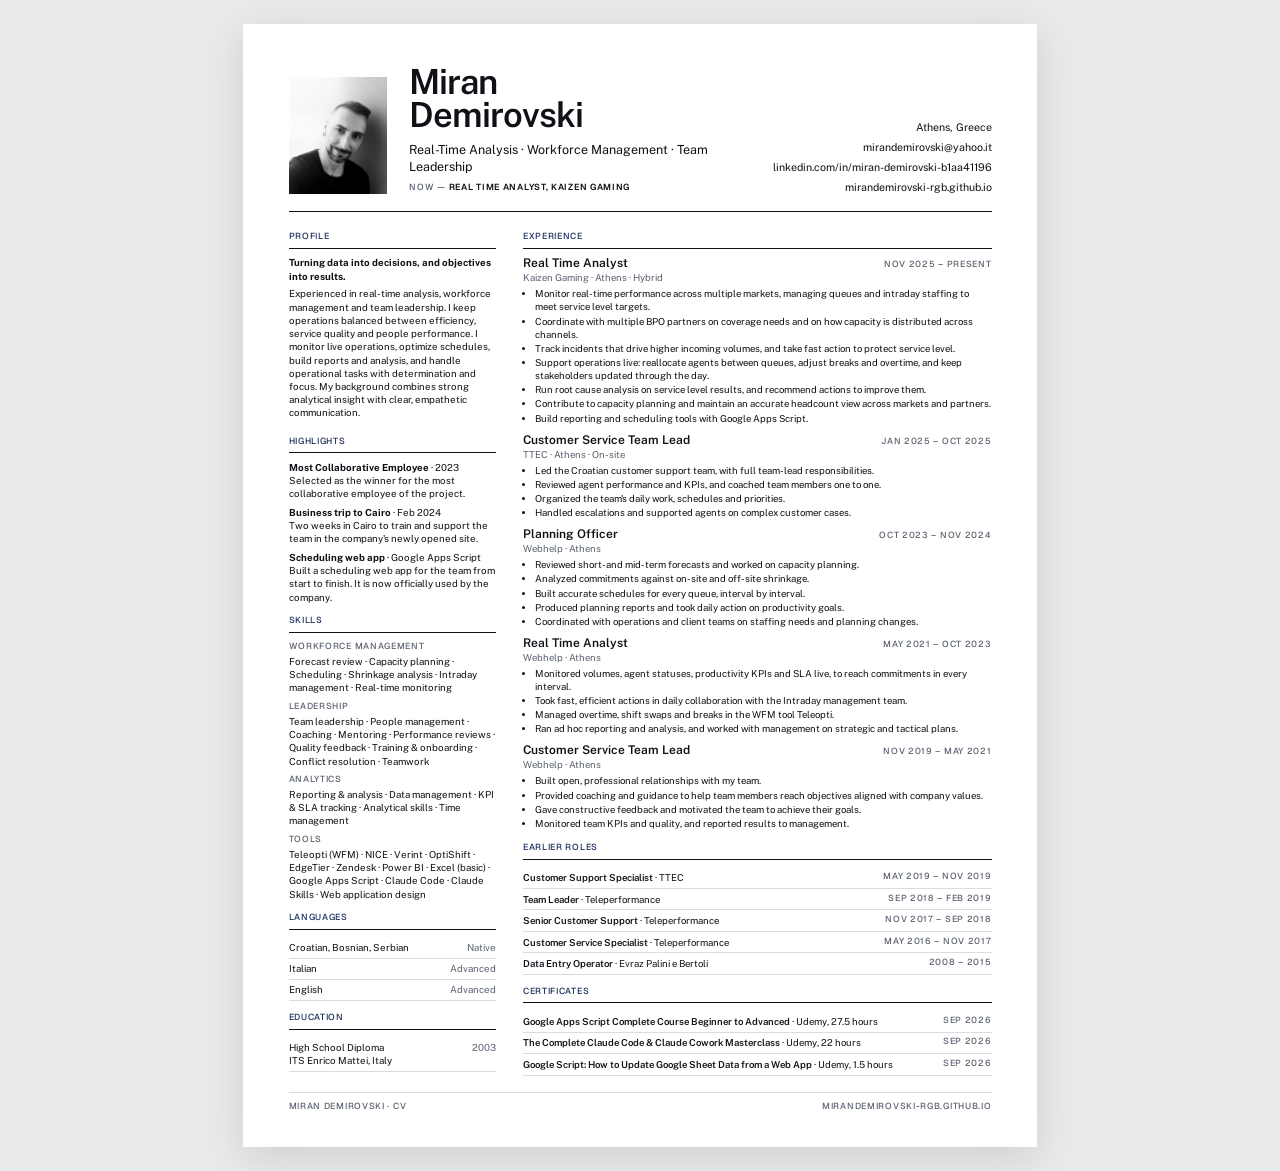
<file: print.html>
<!doctype html>
<html lang="en">
<head>
<meta charset="utf-8">
<meta name="viewport" content="width=device-width, initial-scale=1">
<title>Miran Demirovski · CV (PDF layout)</title>
<meta name="robots" content="noindex">
<link rel="preconnect" href="https://fonts.googleapis.com">
<link rel="preconnect" href="https://fonts.gstatic.com" crossorigin>
<link rel="stylesheet" href="https://fonts.googleapis.com/css2?family=Public+Sans:wght@300..700&family=Geist:wght@400;500;600&display=swap">
<style>
/* One-page A4 CV. Same content as the website, no animation. */
@page { size: A4; margin: 0; }
:root { --ink: #0e1116; --muted: #5b6270; --line: #d9dce1; --navy: #1c2f5c; --sans: "Public Sans", "Helvetica Neue", Arial, sans-serif; --label: "Geist", "Helvetica Neue", Arial, sans-serif; }
* { box-sizing: border-box; }
html, body { margin: 0; background: #e9eaeb; }
body { font: 400 7.5pt/1.36 var(--sans); color: var(--ink); -webkit-print-color-adjust: exact; print-color-adjust: exact; }
.page { width: 210mm; height: 297mm; margin: 0 auto; background: #fff; padding: 11mm 12mm 9mm; display: grid; grid-template-rows: auto 1fr auto; gap: 5mm; overflow: hidden; }
@media screen { .page { margin-block: 24px; box-shadow: 0 10px 40px rgba(0,0,0,.12); } }
@media print { html, body { background: #fff; } .page { margin: 0; box-shadow: none; } }
.lab { font-family: var(--label); font-size: 6.6pt; font-weight: 500; letter-spacing: .08em; text-transform: uppercase; }
mark.gap { background: none; color: inherit; outline: .6pt dashed currentColor; padding: 0 2pt; }

header { display: grid; grid-template-columns: 26mm 1fr auto; gap: 6mm; align-items: end; padding-bottom: 4.5mm; border-bottom: 1pt solid var(--ink); }
header img { width: 26mm; height: 31mm; object-fit: cover; object-position: 56% 40%; display: block; }
h1 { margin: 0; font-size: 26pt; line-height: .95; font-weight: 600; letter-spacing: -.03em; }
.headline { margin: 2.6mm 0 0; font-size: 9.4pt; }
.now { margin: 1.8mm 0 0; color: var(--muted); }
.now b { color: var(--ink); font-weight: 600; }
.contact { display: grid; gap: 1.4mm; text-align: right; font-size: 8pt; }
.contact a { color: inherit; text-decoration: none; }

.cols { display: grid; grid-template-columns: 55mm 1fr; gap: 7mm; min-height: 0; align-items: start; }
h2 { margin: 0 0 2mm; padding-bottom: 1.3mm; border-bottom: .6pt solid var(--ink); color: var(--navy); }
.side { display: grid; gap: 3mm; align-content: start; font-size: 7.3pt; }
.facts { display: grid; grid-template-columns: 1fr 1fr; gap: 2.4mm 4mm; }
.facts b { display: block; font-size: 14pt; line-height: 1; font-weight: 300; letter-spacing: -.03em; }
.facts span { color: var(--muted); font-size: 7pt; line-height: 1.3; display: block; margin-top: .8mm; }
.about p { margin: 0 0 1.2mm; }
.skills { display: grid; gap: 1.6mm; }
.skills .g { color: var(--muted); margin-bottom: .6mm; }
.skills p { margin: 0; }
.hl { display: grid; gap: 1.4mm; }
.hl p { margin: 0; }
.rows div { display: flex; justify-content: space-between; gap: 2mm; padding: .9mm 0; border-bottom: .5pt solid var(--line); }
.rows span:last-child { color: var(--muted); text-align: right; }

.jobs { display: grid; gap: 1.8mm; align-content: start; }
main { font-size: 7.2pt; }
.job .top { display: flex; justify-content: space-between; align-items: baseline; gap: 3mm; }
.job .when { color: var(--muted); white-space: nowrap; }
.job h3 { margin: 0; font-size: 9pt; font-weight: 600; line-height: 1.25; }
.job .co { margin: 0; color: var(--muted); }
.job ul { margin: .8mm 0 0; padding-left: 3.2mm; }
.job li { margin: 0 0 .3mm; }
.earlier div { display: grid; grid-template-columns: 1fr auto; gap: 3mm; padding: 1mm 0; border-bottom: .5pt solid var(--line); }
.earlier b { font-weight: 600; }
.earlier .lab { color: var(--muted); white-space: nowrap; }
.trio { display: grid; grid-template-columns: 1fr 1fr; gap: 5mm; margin-top: 2.8mm; }
footer { display: flex; justify-content: space-between; color: var(--muted); border-top: .6pt solid var(--line); padding-top: 2mm; }
</style>
</head>
<body>
<div class="page">
  <header>
    <img id="photo" alt="Portrait of Miran Demirovski">
    <div>
      <h1 id="name"></h1>
      <p class="headline" id="headline"></p>
      <p class="now lab" id="now"></p>
    </div>
    <div class="contact" id="contact"></div>
  </header>
  <div class="cols">
    <aside class="side">
      <div class="about"><h2 class="lab">Profile</h2><div id="about"></div></div>
      <div><h2 class="lab">Highlights</h2><div class="hl" id="hl"></div></div>
      <div><h2 class="lab">Skills</h2><div class="skills" id="skills"></div></div>
      <div><h2 class="lab">Languages</h2><div class="rows" id="langs"></div></div>
      <div><h2 class="lab">Education</h2><div class="rows" id="edu"></div></div>
    </aside>
    <main>
      <h2 class="lab">Experience</h2><div class="jobs" id="jobs"></div>
      <h2 class="lab" style="margin-top:2.8mm">Earlier roles</h2><div class="earlier" id="earlier"></div>
      <h2 class="lab" style="margin-top:2.8mm">Certificates</h2><div class="earlier" id="certs"></div>
    </main>
  </div>
  <footer class="lab"><span id="f-name"></span><span id="f-web"></span></footer>
</div>
<script src="assets/cv-data.js"></script>
<script>
(function () {
  var C = window.CV;
  function esc(s) { return String(s).replace(/[&<>"]/g, function (c) { return { "&": "&amp;", "<": "&lt;", ">": "&gt;", '"': "&quot;" }[c]; }); }
  function t(s) { return esc(s).replace(/\[\[(.+?)\]\]/g, '<mark class="gap">$1</mark>'); }
  function $(s) { return document.querySelector(s); }
  // The last five roles are shown as one-line rows.
  var OLDER = ["ttec-css", "tp-tl", "tp-senior", "tp-css", "data"];
  $("#photo").src = C.photo.bw;
  $("#name").innerHTML = esc(C.first) + "<br>" + esc(C.last);
  $("#headline").innerHTML = t(C.headline);
  $("#now").innerHTML = "Now — <b>" + t(C.now.title) + ", " + t(C.now.company) + "</b>";
  $("#contact").innerHTML = "<span>" + t(C.location) + '</span><a href="mailto:' + C.email + '">' + t(C.email) + '</a><a href="' + C.linkedin + '">' + t(C.linkedinLabel) + '</a><a href="https://' + C.site + '/">' + t(C.site) + "</a>";
  $("#about").innerHTML = "<p><b>" + t(C.tagline) + "</b></p><p>" + C.about.map(t).join(" ") + "</p>";
  $("#hl").innerHTML = C.highlights.map(function (h) { return "<p><b>" + t(h.title) + "</b> · " + t(h.when) + "<br>" + t(h.text) + "</p>"; }).join("");
  $("#skills").innerHTML = C.skills.map(function (g) { return '<div><div class="lab g">' + t(g.group) + "</div><p>" + g.items.map(t).join(" · ") + "</p></div>"; }).join("");
  $("#langs").innerHTML = C.languages.map(function (l) { return "<div><span>" + t(l.name) + "</span><span>" + t(l.level) + "</span></div>"; }).join("");
  var e = C.education;
  $("#edu").innerHTML = "<div><span>" + t(e.title) + "<br>" + t(e.school) + ", " + t(e.place) + "</span><span>" + t(e.year) + "</span></div>" +
    "";
  $("#certs").innerHTML = C.certificates.map(function (c) { return '<div><span><b>' + t(c.title) + "</b> · " + t(c.issuer) + ", " + t(c.hours) + '</span><span class="lab">' + t(c.date) + "</span></div>"; }).join("");
  var main = C.jobs.filter(function (j) { return OLDER.indexOf(j.id) < 0; });
  var older = C.jobs.filter(function (j) { return OLDER.indexOf(j.id) >= 0; });
  $("#earlier").innerHTML = older.map(function (j) { return "<div><span><b>" + t(j.title) + "</b> · " + t(j.company) + '</span><span class="lab">' + t(j.dates) + "</span></div>"; }).join("");
  $("#jobs").innerHTML = main.map(function (j) {
    return '<div class="job"><div class="top"><h3>' + t(j.title) + '</h3><span class="when lab">' + t(j.dates) + '</span></div><p class="co">' + t(j.company) + (j.place ? " · " + t(j.place) : "") + "</p>" +
      (j.points.length ? "<ul>" + j.points.map(function (p) { return "<li>" + t(p) + "</li>"; }).join("") + "</ul>" : "") +
      "</div>";
  }).join("");
  $("#f-name").textContent = C.first + " " + C.last + " · CV";
  $("#f-web").textContent = C.site;
})();
</script>
</body>
</html>
</file>
<file: assets/core.css>
/* Shared base for the CV page. */
*, *::before, *::after { box-sizing: border-box; }
html { -webkit-text-size-adjust: 100%; overflow-x: clip; }
body { margin: 0; overflow-x: clip; }
img { max-width: 100%; display: block; }
a { color: inherit; }
:focus-visible { outline: 2px solid currentColor; outline-offset: 3px; }

mark.gap {
  background: transparent;
  color: inherit;
  outline: 1px dashed currentColor;
  outline-offset: 2px;
  padding: 0 .25em;
  border-radius: 2px;
  opacity: .75;
}

@media (prefers-reduced-motion: reduce) {
  *, *::before, *::after {
    animation-duration: .001ms !important;
    animation-delay: 0s !important;
    animation-iteration-count: 1 !important;
    transition-duration: .001ms !important;
    transition-delay: 0s !important;
  }
}
</file>
